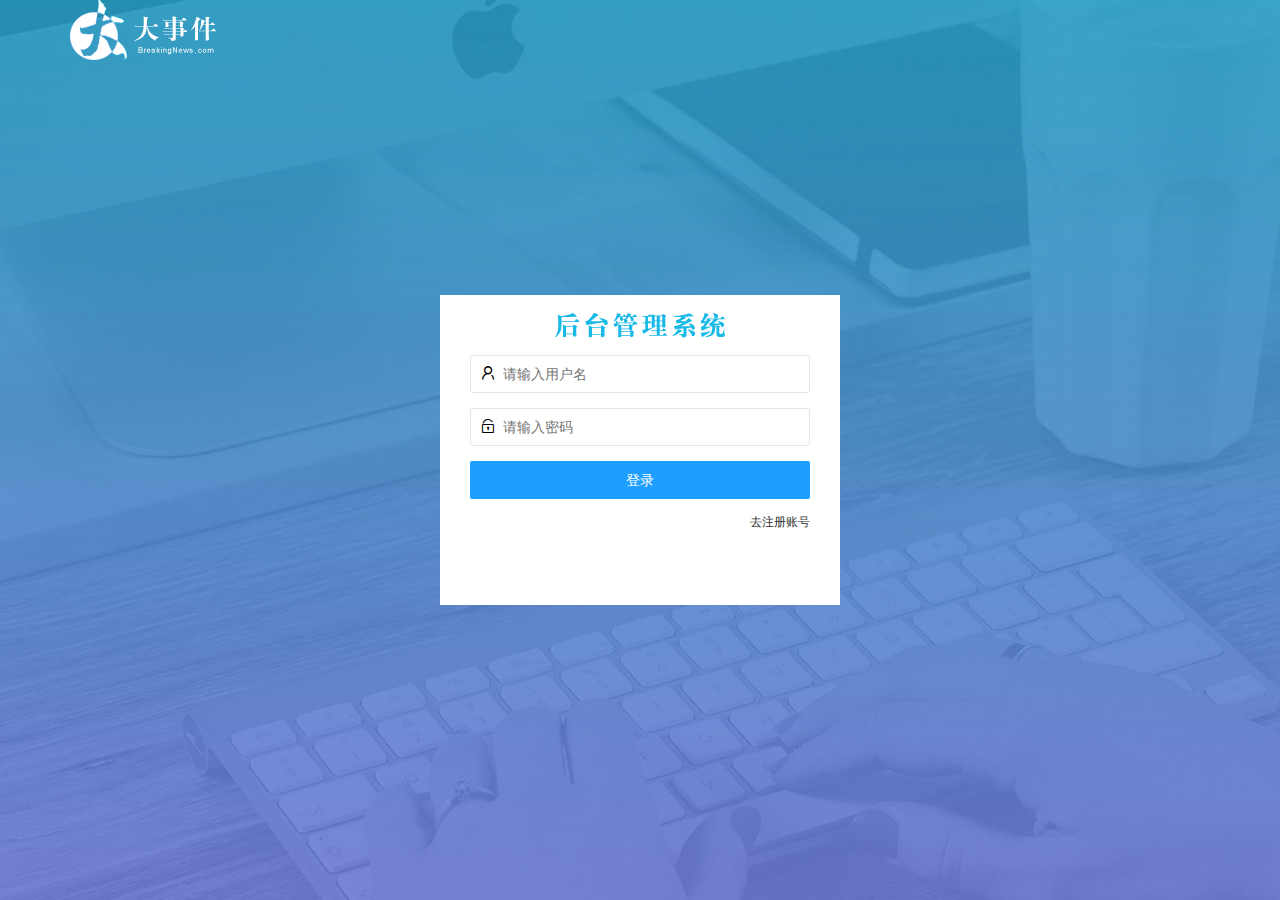
<file: login.html>
<!DOCTYPE html>
<html lang="en">

<head>
    <meta charset="UTF-8">
    <meta name="viewport" content="width=device-width, initial-scale=1.0">
    <title>大事件-登录</title>
    <link rel="stylesheet" href="/assets/lib/layui/css/layui.css">
    <link rel="stylesheet" href="/assets/css/login.css">
</head>

<body>
    <!-- 头部的logo区域 -->
    <div class="layui-main">
        <img src="/assets/images/logo.png" alt="">
    </div>

    <!-- 登录注册区域 -->
    <div class="loginAndRegBox">
        <div class="title-box"></div>
        <!-- 登录的div -->
        <div class="login-box">
            <!-- 登录的表单 -->
            <form class="layui-form" id="form_login">
                <!-- 用户名 -->
                <div class="layui-form-item">
                    <i class="layui-icon layui-icon-username "></i> 
                    <input type="text" name="username" required lay-verify="required" placeholder="请输入用户名"
                        autocomplete="off" class="layui-input">
                </div>
                <!-- 密码 -->
                 
                <div class="layui-form-item">
                    <i class="layui-icon layui-icon-password"></i>
                    <input type="password" name="password" required lay-verify="required|pwd" placeholder="请输入密码"
                        autocomplete="off" class="layui-input">
                </div>
                <!-- 按钮 -->
                <div class="layui-form-item">

                    <button class="layui-btn layui-btn-fluid  layui-btn-normal" lay-submit>登录</button>
                </div>
                <div class="layui-form-item links">
                    <a href="javascript::" id="link_reg">去注册账号</a>
                </div>
            </form>

        </div>

        <!-- 注册的div -->
        <div class="reg-box">
            <!-- 注册的表单 -->
            <form class="layui-form" id="form_reg">
                <!-- 用户名 -->
                <div class="layui-form-item">
                    <i class="layui-icon layui-icon-username "></i> 
                    <input type="text" name="username" required lay-verify="required" placeholder="请输入用户名"
                        autocomplete="off" class="layui-input">
                </div>
                <!-- 密码 -->
                 
                <div class="layui-form-item">
                    <i class="layui-icon layui-icon-password"></i>
                    <input type="password" name="password" required lay-verify="required|pwd" placeholder="请输入密码"
                        autocomplete="off" class="layui-input">
                </div>
                <!-- 密码确认框 -->
                <div class="layui-form-item">
                    <i class="layui-icon layui-icon-password"></i>
                    <input type="password" name="repassword" required lay-verify="required|pwd|repwd" placeholder="再次确认密码"
                        autocomplete="off" class="layui-input">
                </div>
                <!-- 注册按钮 -->
                <div class="layui-form-item">

                    <button class="layui-btn layui-btn-fluid  layui-btn-normal" lay-submit>注册</button>
                </div>
                <div class="layui-form-item links">
                    <a href="javascript::" id="link_login">去登陆</a>
                </div>
            </form>
            
        </div>
    </div>
    <!-- 导入Layui的JS文件 -->
    <script src="/assets/lib/layui/layui.all.js"></script>
    <!-- 导入JQuery -->
    <script src="/assets/lib/jquery.js"></script>
    <!-- 导入自己封装的baseAPI.js -->
    <script src="/assets/js/baseAPI.js"></script>
    <!-- 导入自己的JS脚本 -->
    <script src="/assets/js/login.js"></script>
</body>

</html>
</file>
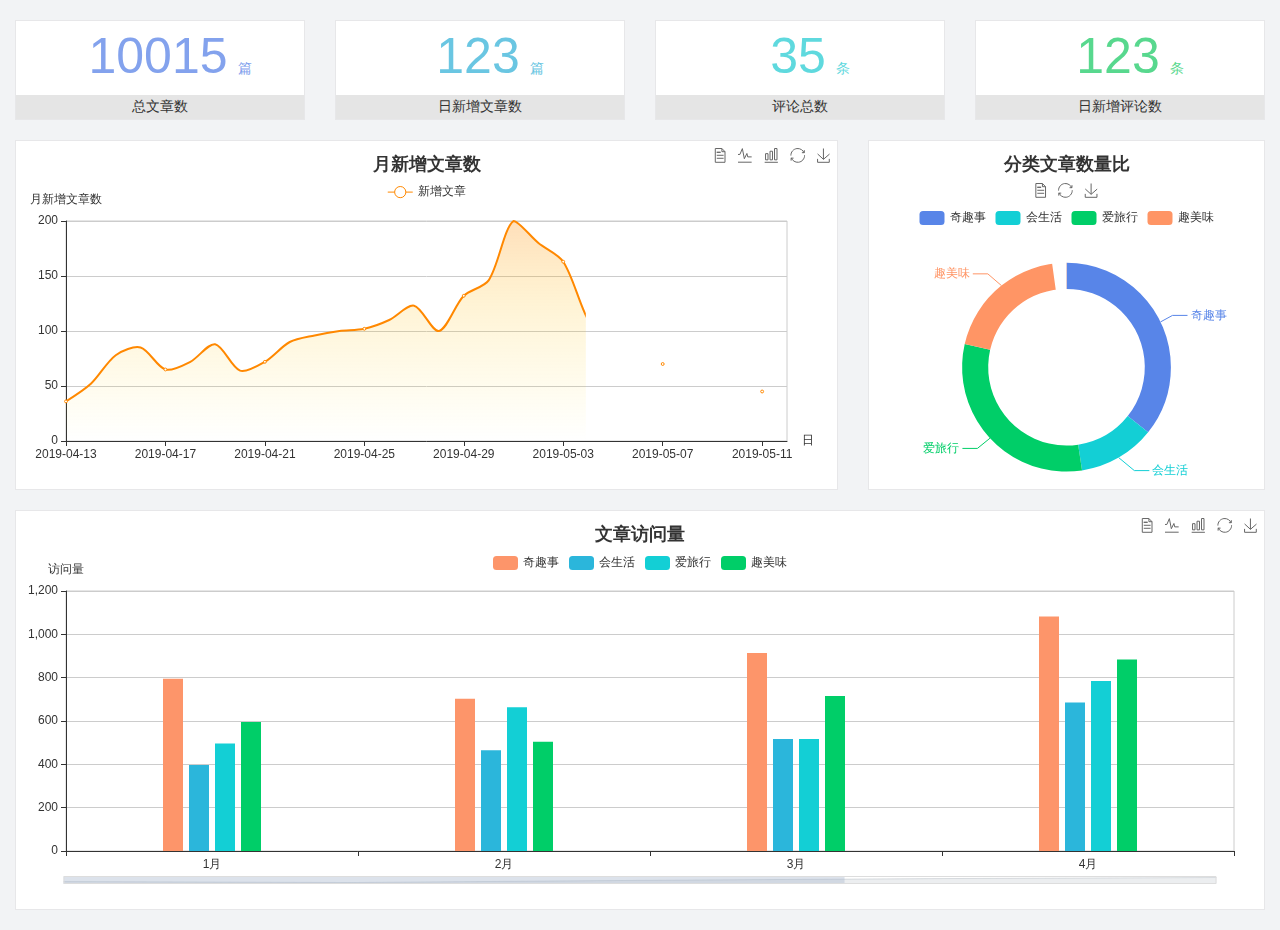
<file: home/dashboard.html>
<!DOCTYPE html>
<html lang="en">

<head>
  <meta charset="UTF-8">
  <meta name="viewport" content="width=device-width, initial-scale=1.0">
  <meta http-equiv="X-UA-Compatible" content="ie=edge">
  <title>图表统计</title>
  <link rel="stylesheet" href="../../assets/lib/bootstrap.css" />
  <link rel="stylesheet" href="../../assets/lib/main.css" />
  <script src="../../assets/lib/jquery.js"></script>
  <script type="text/javascript" src="../../assets/lib/echarts.min.js"></script>
</head>

<body>
  <div class="container-fluid">
    <div class="row spannel_list">
      <div class="col-sm-3 col-xs-6">
        <div class="spannel">
          <em>10015</em><span>篇</span>
          <b>总文章数</b>
        </div>
      </div>
      <div class="col-sm-3 col-xs-6">
        <div class="spannel scolor01">
          <em>123</em><span>篇</span>
          <b>日新增文章数</b>
        </div>
      </div>
      <div class="col-sm-3 col-xs-6">
        <div class="spannel scolor02">
          <em>35</em><span>条</span>
          <b>评论总数</b>
        </div>
      </div>
      <div class="col-sm-3 col-xs-6">
        <div class="spannel scolor03">
          <em>123</em><span>条</span>
          <b>日新增评论数</b>
        </div>
      </div>
    </div>
  </div>

  <div class="container-fluid">
    <div class="row curve-pie">
      <div class="col-lg-8 col-md-8">
        <div class="gragh_pannel" id="curve_show"></div>
      </div>
      <div class="col-lg-4 col-md-4">
        <div class="gragh_pannel" id="pie_show"></div>
      </div>
    </div>
  </div>

  <div class="container-fluid">
    <div class="column_pannel" id="column_show"></div>
  </div>

  <script>
    var oChart = echarts.init(document.getElementById('curve_show'));
    var aList_all = [
      { 'count': 36, 'date': '2019-04-13' },
      { 'count': 52, 'date': '2019-04-14' },
      { 'count': 78, 'date': '2019-04-15' },
      { 'count': 85, 'date': '2019-04-16' },
      { 'count': 65, 'date': '2019-04-17' },
      { 'count': 72, 'date': '2019-04-18' },
      { 'count': 88, 'date': '2019-04-19' },
      { 'count': 64, 'date': '2019-04-20' },
      { 'count': 72, 'date': '2019-04-21' },
      { 'count': 90, 'date': '2019-04-22' },
      { 'count': 96, 'date': '2019-04-23' },
      { 'count': 100, 'date': '2019-04-24' },
      { 'count': 102, 'date': '2019-04-25' },
      { 'count': 110, 'date': '2019-04-26' },
      { 'count': 123, 'date': '2019-04-27' },
      { 'count': 100, 'date': '2019-04-28' },
      { 'count': 132, 'date': '2019-04-29' },
      { 'count': 146, 'date': '2019-04-30' },
      { 'count': 200, 'date': '2019-05-01' },
      { 'count': 180, 'date': '2019-05-02' },
      { 'count': 163, 'date': '2019-05-03' },
      { 'count': 110, 'date': '2019-05-04' },
      { 'count': 80, 'date': '2019-05-05' },
      { 'count': 82, 'date': '2019-05-06' },
      { 'count': 70, 'date': '2019-05-07' },
      { 'count': 65, 'date': '2019-05-08' },
      { 'count': 54, 'date': '2019-05-09' },
      { 'count': 40, 'date': '2019-05-10' },
      { 'count': 45, 'date': '2019-05-11' },
      { 'count': 38, 'date': '2019-05-12' },
    ];

    let aCount = [];
    let aDate = [];

    for (var i = 0; i < aList_all.length; i++) {
      aCount.push(aList_all[i].count);
      aDate.push(aList_all[i].date);
    }

    var chartopt = {
      title: {
        text: '月新增文章数',
        left: 'center',
        top: '10'
      },
      tooltip: {
        trigger: 'axis'
      },
      legend: {
        data: ['新增文章'],
        top: '40'
      },
      toolbox: {
        show: true,
        feature: {
          mark: { show: true },
          dataView: { show: true, readOnly: false },
          magicType: { show: true, type: ['line', 'bar'] },
          restore: { show: true },
          saveAsImage: { show: true }
        }
      },
      calculable: true,
      xAxis: [
        {
          name: '日',
          type: 'category',
          boundaryGap: false,
          data: aDate
        }
      ],
      yAxis: [
        {
          name: '月新增文章数',
          type: 'value'
        }
      ],
      series: [
        {
          name: '新增文章',
          type: 'line',
          smooth: true,
          itemStyle: { normal: { areaStyle: { type: 'default' }, color: '#f80' }, lineStyle: { color: '#f80' } },
          data: aCount
        }],
      areaStyle: {
        normal: {
          color: new echarts.graphic.LinearGradient(0, 0, 0, 1, [{
            offset: 0,
            color: 'rgba(255,136,0,0.39)'
          }, {
            offset: .34,
            color: 'rgba(255,180,0,0.25)'
          }, {
            offset: 1,
            color: 'rgba(255,222,0,0.00)'
          }])

        }
      },
      grid: {
        show: true,
        x: 50,
        x2: 50,
        y: 80,
        height: 220
      }
    };

    oChart.setOption(chartopt);


    var oPie = echarts.init(document.getElementById('pie_show'));
    var oPieopt =
    {
      title: {
        top: 10,
        text: '分类文章数量比',
        x: 'center'
      },
      tooltip: {
        trigger: 'item',
        formatter: "{a} <br/>{b} : {c} ({d}%)"
      },
      color: ['#5885e8', '#13cfd5', '#00ce68', '#ff9565'],
      legend: {
        x: 'center',
        top: 65,
        data: ['奇趣事', '会生活', '爱旅行', '趣美味']
      },
      toolbox: {
        show: true,
        x: 'center',
        top: 35,
        feature: {
          mark: { show: true },
          dataView: { show: true, readOnly: false },
          magicType: {
            show: true,
            type: ['pie', 'funnel'],
            option: {
              funnel: {
                x: '25%',
                width: '50%',
                funnelAlign: 'left',
                max: 1548
              }
            }
          },
          restore: { show: true },
          saveAsImage: { show: true }
        }
      },
      calculable: true,
      series: [
        {
          name: '访问来源',
          type: 'pie',
          radius: ['45%', '60%'],
          center: ['50%', '65%'],
          data: [
            { value: 300, name: '奇趣事' },
            { value: 100, name: '会生活' },
            { value: 260, name: '爱旅行' },
            { value: 180, name: '趣美味' }
          ]
        }
      ]
    };
    oPie.setOption(oPieopt);



    var oColumn = this.echarts.init(document.getElementById('column_show'));
    var oColumnopt =
    {
      title: {
        text: '文章访问量',
        left: 'center',
        top: '10'
      },
      tooltip: {
        trigger: 'axis'
      },
      legend: {
        data: ['奇趣事', '会生活', '爱旅行', '趣美味'],
        top: '40'
      },
      toolbox: {
        show: true,
        feature: {
          mark: { show: true },
          dataView: { show: true, readOnly: false },
          magicType: { show: true, type: ['line', 'bar'] },
          restore: { show: true },
          saveAsImage: { show: true }
        }
      },
      calculable: true,
      xAxis: [
        {
          type: 'category',
          data: ['1月', '2月', '3月', '4月', '5月']
        }
      ],
      yAxis: [
        {
          name: '访问量',
          type: 'value'
        }
      ],
      series: [
        {
          name: '奇趣事',
          type: 'bar',
          barWidth: 20,
          itemStyle: {
            normal: { areaStyle: { type: 'default' }, color: '#fd956a' }
          },
          data: [800, 708, 920, 1090, 1200]
        },
        {
          name: '会生活',
          type: 'bar',
          barWidth: 20,
          itemStyle: {
            normal: { areaStyle: { type: 'default' }, color: '#2bb6db' }
          },
          data: [400, 468, 520, 690, 800]
        },
        {
          name: '爱旅行',
          type: 'bar',
          barWidth: 20,
          itemStyle: {
            normal: { areaStyle: { type: 'default' }, color: '#13cfd5' }
          },
          data: [500, 668, 520, 790, 900]
        },
        {
          name: '趣美味',
          type: 'bar',
          barWidth: 20,
          itemStyle: {
            normal: { areaStyle: { type: 'default' }, color: '#00ce68' }
          },
          data: [600, 508, 720, 890, 1000]
        }
      ],
      grid: {
        show: true,
        x: 50,
        x2: 30,
        y: 80,
        height: 260
      },
      dataZoom: [//给x轴设置滚动条
        {
          start: 0,//默认为0
          end: 100 - 1000 / 31,//默认为100
          type: 'slider',
          show: true,
          xAxisIndex: [0],
          handleSize: 0,//滑动条的 左右2个滑动条的大小
          height: 8,//组件高度
          left: 45, //左边的距离
          right: 50,//右边的距离
          bottom: 26,//右边的距离
          handleColor: '#ddd',//h滑动图标的颜色
          handleStyle: {
            borderColor: "#cacaca",
            borderWidth: "1",
            shadowBlur: 2,
            background: "#ddd",
            shadowColor: "#ddd",
          }
        }]
    };
    oColumn.setOption(oColumnopt);
  </script>
</body>

</html>
</file>
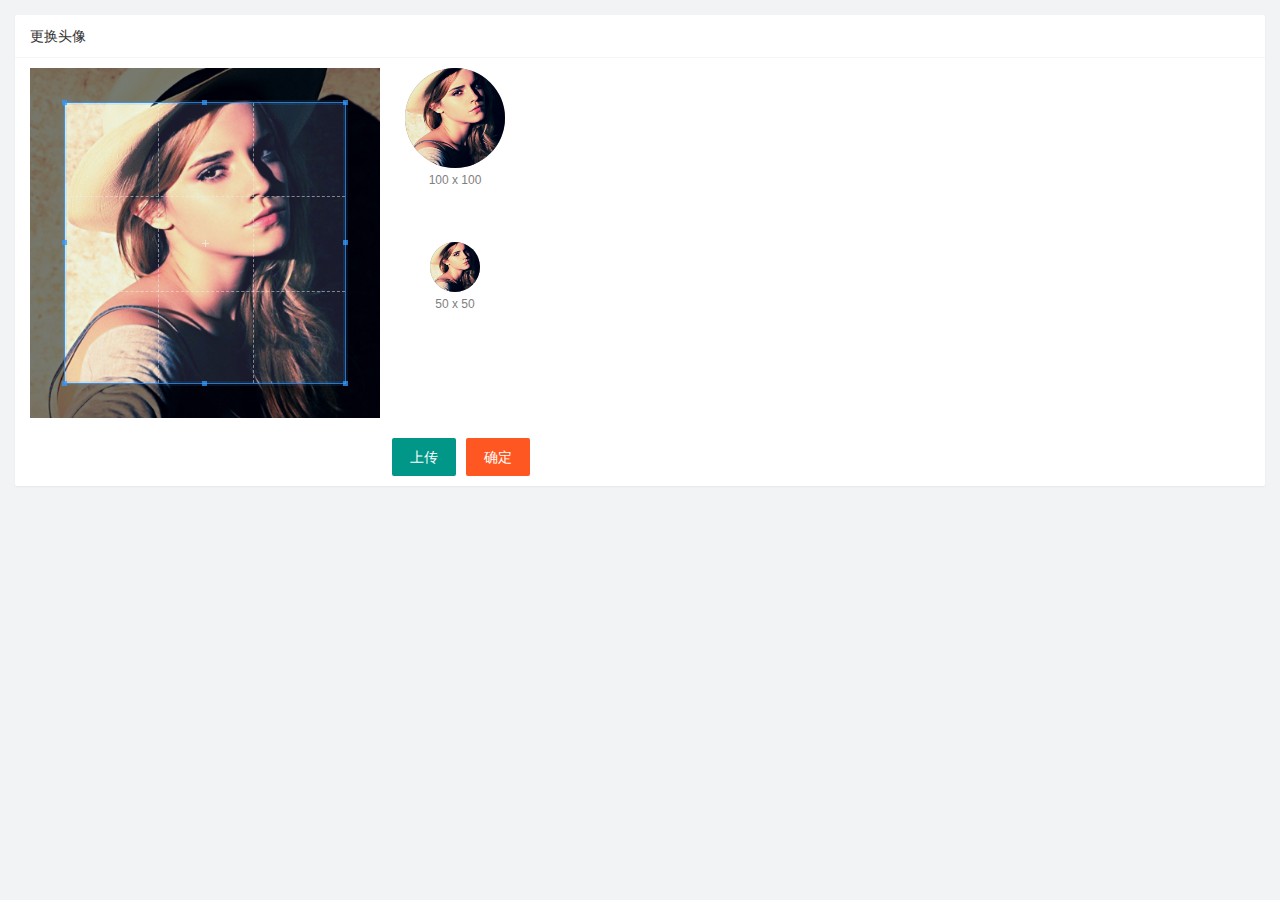
<file: user/user_avatar.html>
<!DOCTYPE html>
<html lang="en">

<head>
    <meta charset="UTF-8">
    <meta name="viewport" content="width=device-width, initial-scale=1.0">
    <title>Document</title>
    <link rel="stylesheet" href="/assets/lib/layui/css/layui.css">
    <link rel="stylesheet" href="/assets/lib/cropper/cropper.css">
    <link rel="stylesheet" href="/assets/css/user/user_avatar.css">
</head>

<body>
    <!-- 卡片区域 -->
    <div class="layui-card">
        <div class="layui-card-header">更换头像</div>
        <div class="layui-card-body">
            <!-- 第一行的图片裁剪和预览区域 -->
            <div class="row1">
                <!-- 图片裁剪区域 -->
                <div class="cropper-box">
                    <!-- 这个 img 标签很重要，将来会把它初始化为裁剪区域 -->
                    <img id="image" src="/assets/images/sample.jpg" />
                </div>
                <!-- 图片的预览区域 -->
                <div class="preview-box">
                    <div>
                        <!-- 宽高为 100px 的预览区域 -->
                        <div class="img-preview w100"></div>
                        <p class="size">100 x 100</p>
                    </div>
                    <div>
                        <!-- 宽高为 50px 的预览区域 -->
                        <div class="img-preview w50"></div>
                        <p class="size">50 x 50</p>
                    </div>
                </div>
            </div>
            <!-- 第二行的按钮区域 -->
            <div class="row2">
                <input type="file" id="file" accept="image/png,image/jpeg">
                <button type="button" class="layui-btn" id="btnChooseImage">上传</button>
                <button type="button" class="layui-btn layui-btn-danger" id="btnUpload">确定</button>
            </div>
        </div>
    </div>


    <script src="/assets/lib/layui/layui.all.js"></script>
    <script src="/assets/lib/jquery.js"></script>
    <script src="/assets/lib/cropper/Cropper.js"></script>
    <script src="/assets/lib/cropper/jquery-cropper.js"></script>
    <script src="/assets/js/user/user_avatar.js"></script>
</body>

</html>
</file>
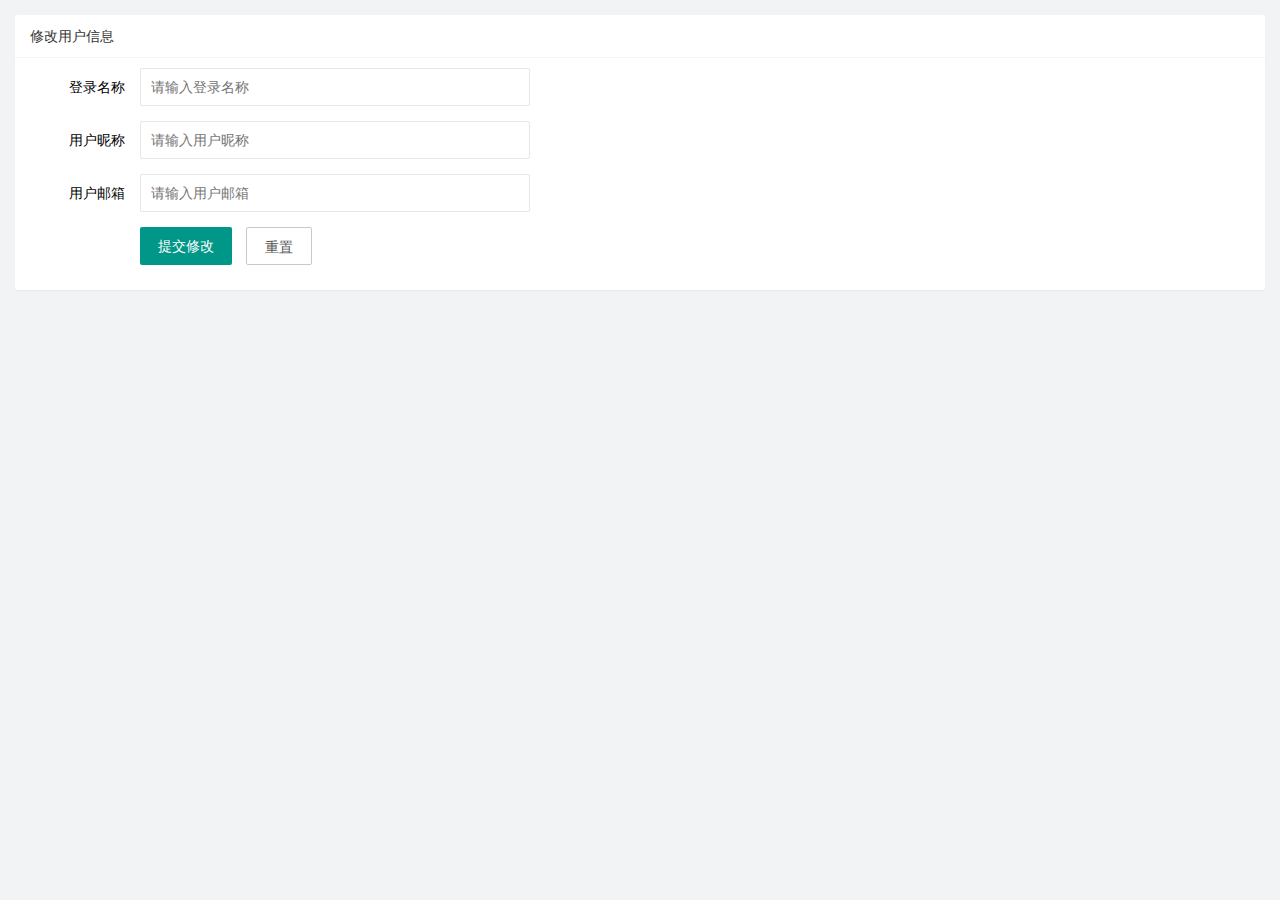
<file: user/user_info.html>
<!DOCTYPE html>
<html lang="en">
<head>
    <meta charset="UTF-8">
    <meta name="viewport" content="width=device-width, initial-scale=1.0">
    <title>Document</title>
    <!-- 导入layui的样式 -->
    <link rel="stylesheet" href="/assets/lib/layui/css/layui.css">
    <!-- 导入自己的样式 -->
    <link rel="stylesheet" href="/assets/css/user/user_info.css">
</head>
<body>
    <!-- 卡片区域 -->
    <div class="layui-card">
        <div class="layui-card-header">修改用户信息</div>
        <div class="layui-card-body">
          <!-- form表单区域 -->
          <form class="layui-form" action="" lay-filter="formUserInfo">
              <!-- 这是隐藏域 -->
              <input type="hidden" name="id">
            <div class="layui-form-item">
              <label class="layui-form-label">登录名称</label>
              <div class="layui-input-block">
                <input type="text" name="username" required  lay-verify="required|nikename" placeholder="请输入登录名称" autocomplete="off" class="layui-input" readonly>
              </div>
            </div>
            <div class="layui-form-item">
                <label class="layui-form-label">用户昵称</label>
                <div class="layui-input-block">
                  <input type="text" name="nikename" required  lay-verify="required|email" placeholder="请输入用户昵称" autocomplete="off" class="layui-input">
                </div>
              </div>
              <div class="layui-form-item">
                <label class="layui-form-label">用户邮箱</label>
                <div class="layui-input-block">
                  <input type="text" name="email" required  lay-verify="required" placeholder="请输入用户邮箱" autocomplete="off" class="layui-input">
                </div>
              </div>
              <div class="layui-form-item">
                <div class="layui-input-block">
                  <button class="layui-btn" lay-submit lay-filter="formDemo">提交修改</button>
                  <button type="reset" class="layui-btn layui-btn-primary" id="btnReset">重置</button>
                </div>
              </div>
        </form>
        </div>
      </div>
      <!-- 导入layui的js文件 -->
      <script src="/assets/lib/layui/layui.all.js"></script>
      <!-- 导入jquery -->
      <script src="/assets/lib/jquery.js"></script>
      <!-- 导入baseAPI -->
      <script src="/assets/js/baseAPI.js"></script>
      <!-- 导入自己的Js -->
      <script src="/assets/js/user/user_info.js"></script>
</body>
</html>
</file>
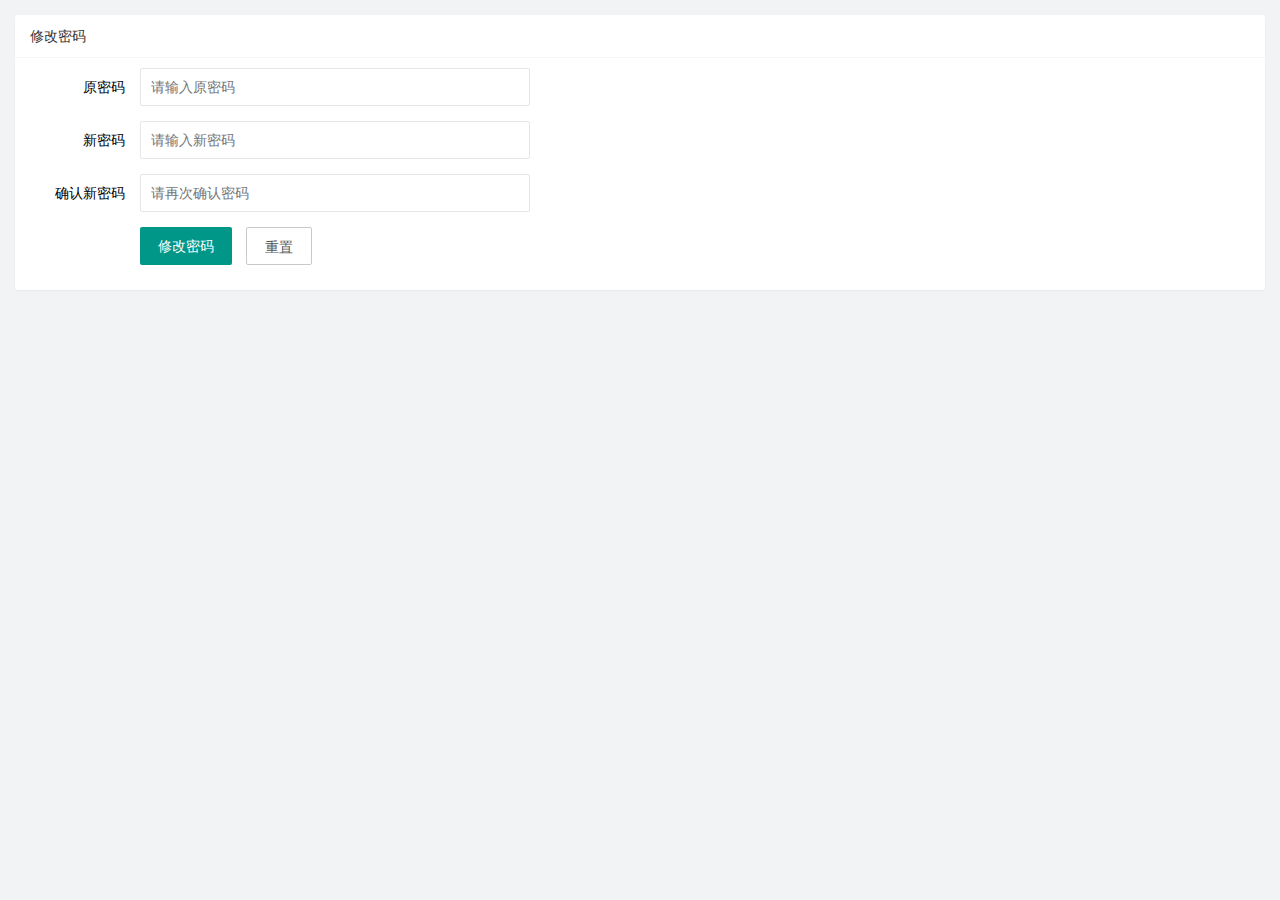
<file: user/user_pwd.html>
<!DOCTYPE html>
<html lang="en">
<head>
    <meta charset="UTF-8">
    <meta name="viewport" content="width=device-width, initial-scale=1.0">
    <title>Document</title>
    <link rel="stylesheet" href="/assets/lib/layui/css/layui.css">
    <link rel="stylesheet" href="/assets/css/user/user_pwd.css">
</head>
<body>
    <!-- 卡片区域 -->
    <div class="layui-card">
        <div class="layui-card-header">修改密码</div>
        <div class="layui-card-body">
            <form class="layui-form">
                <div class="layui-form-item">
                  <label class="layui-form-label">原密码</label>
                  <div class="layui-input-block">
                    <input type="password" name="oldpwd" required  lay-verify="required|pwd" placeholder="请输入原密码" autocomplete="off" class="layui-input">
                  </div>
                </div>
                <div class="layui-form-item">
                    <label class="layui-form-label">新密码</label>
                    <div class="layui-input-block">
                      <input type="password" name="newPwd" required  lay-verify="required|pwd" placeholder="请输入新密码" autocomplete="off" class="layui-input">
                    </div>
                  </div>
                  <div class="layui-form-item">
                    <label class="layui-form-label">确认新密码</label>
                    <div class="layui-input-block">
                      <input type="text" name="rePwd" required  lay-verify="required|pwd" placeholder="请再次确认密码" autocomplete="off" class="layui-input">
                    </div>
                  </div>
                  <div class="layui-form-item">
                    <div class="layui-input-block">
                      <button class="layui-btn" lay-submit lay-filter="formDemo">修改密码</button>
                      <button type="reset" class="layui-btn layui-btn-primary">重置</button>
                    </div>
                  </div>
            </form>
        </div>
      </div>

      <!-- 导入layui的Js文件 -->
      <script src="/assets/lib/layui/layui.all.js"></script>
      <!-- 导入jqury -->
      <script src="/assets/lib/jquery.js"></script>
      <!-- 导入baseAPI -->
      <script src="/assets/js/baseAPI.js"></script>
      <!-- 导入自己的Js -->
      <script src="/assets/js/user/user_pwd.js"></script>
</body>
</html>
</file>
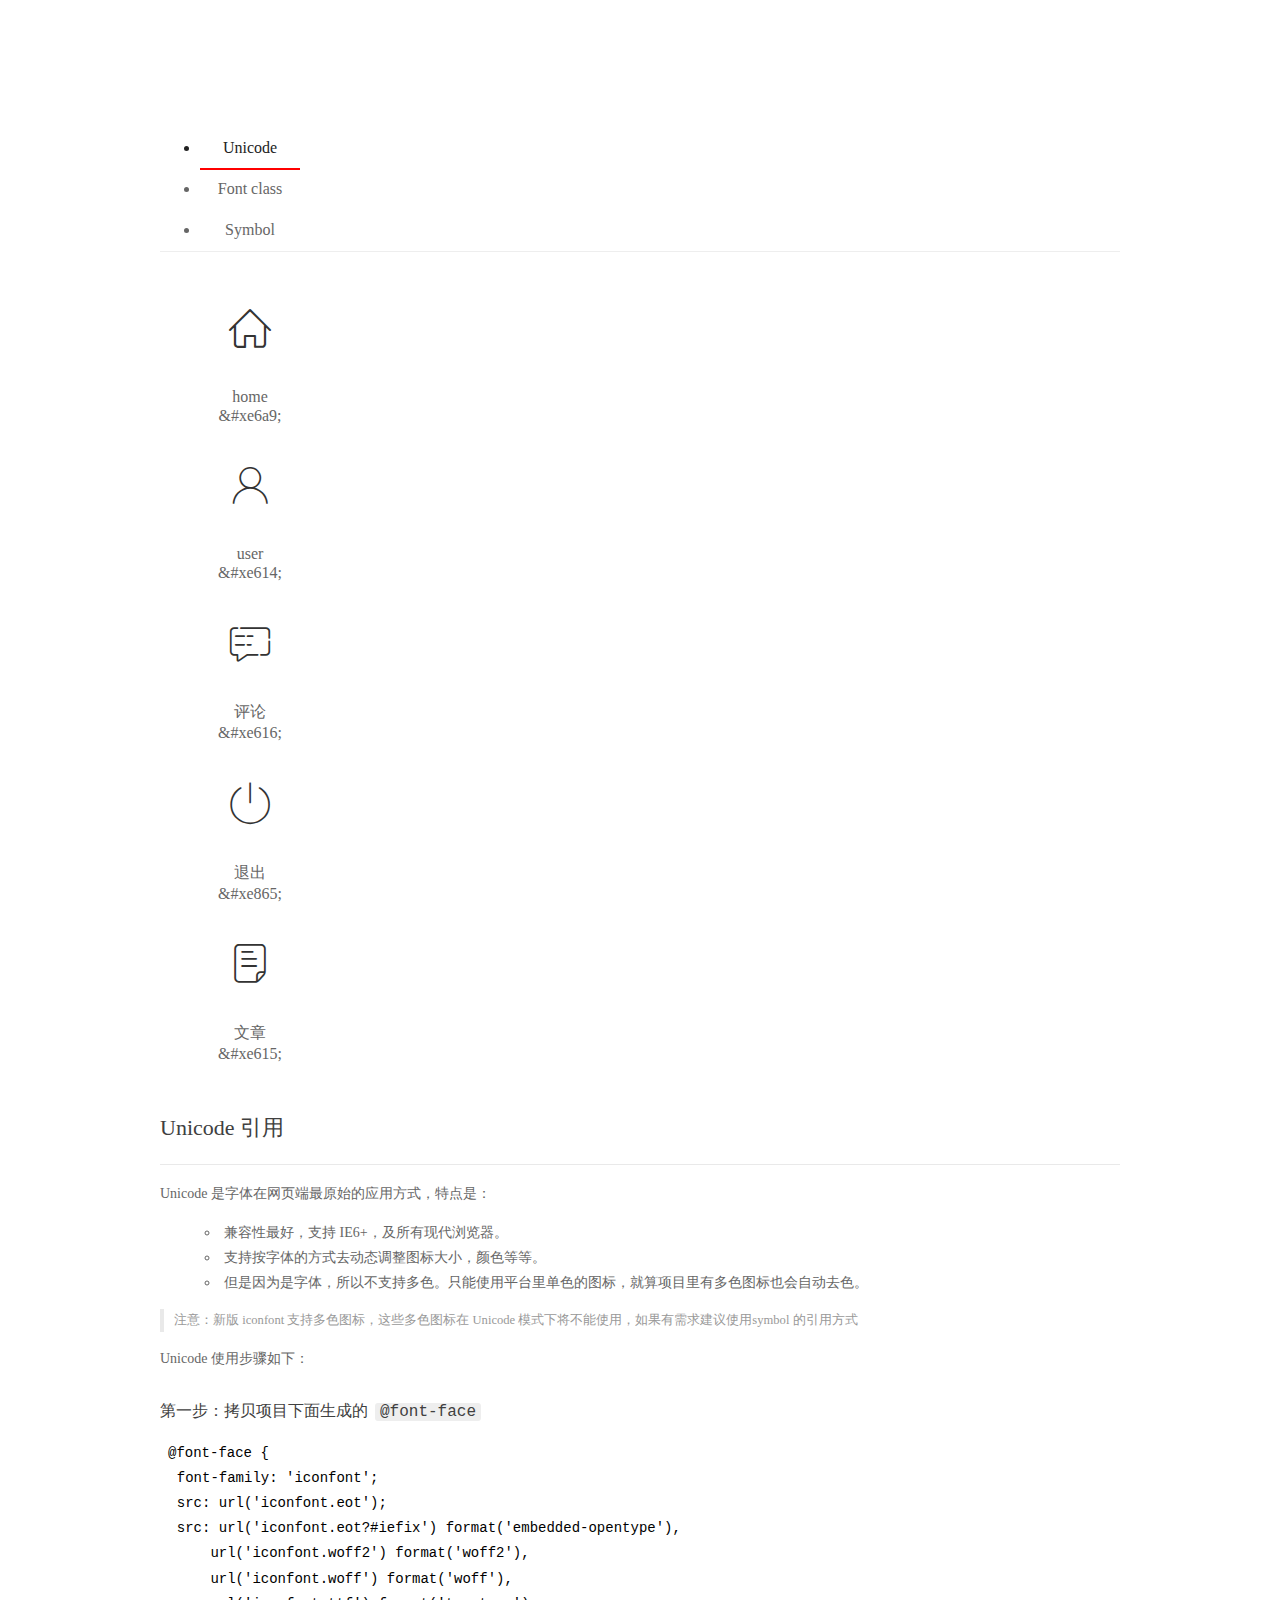
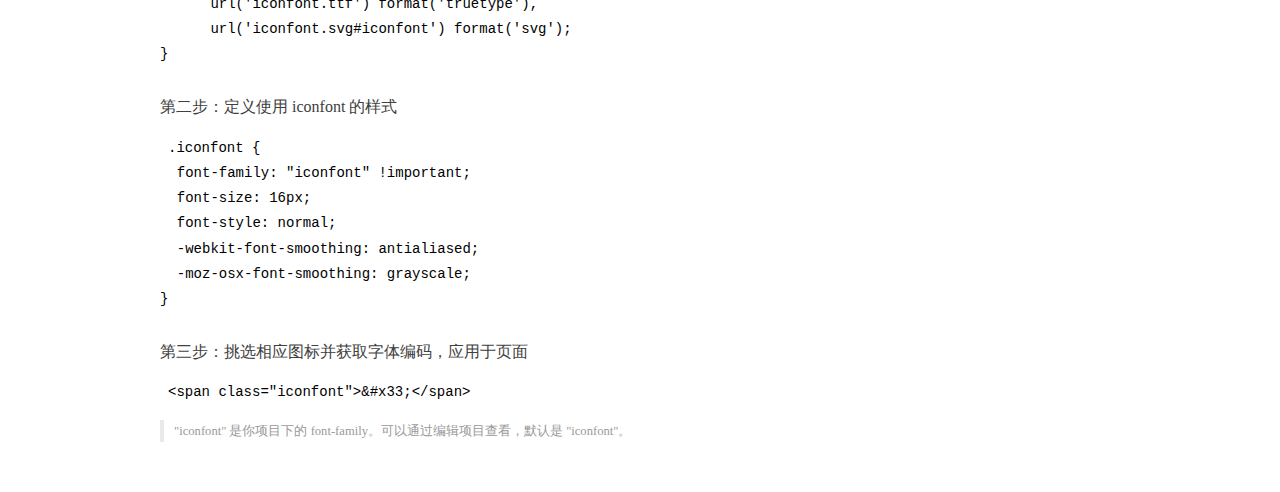
<file: assets/fonts/demo_index.html>
<!DOCTYPE html>
<html>
<head>
  <meta charset="utf-8"/>
  <title>IconFont Demo</title>
  <link rel="shortcut icon" href="https://gtms04.alicdn.com/tps/i4/TB1_oz6GVXXXXaFXpXXJDFnIXXX-64-64.ico" type="image/x-icon"/>
  <link rel="stylesheet" href="https://g.alicdn.com/thx/cube/1.3.2/cube.min.css">
  <link rel="stylesheet" href="demo.css">
  <link rel="stylesheet" href="iconfont.css">
  <script src="iconfont.js"></script>
  <!-- jQuery -->
  <script src="https://a1.alicdn.com/oss/uploads/2018/12/26/7bfddb60-08e8-11e9-9b04-53e73bb6408b.js"></script>
  <!-- 代码高亮 -->
  <script src="https://a1.alicdn.com/oss/uploads/2018/12/26/a3f714d0-08e6-11e9-8a15-ebf944d7534c.js"></script>
</head>
<body>
  <div class="main">
    <h1 class="logo"><a href="https://www.iconfont.cn/" title="iconfont 首页" target="_blank">&#xe86b;</a></h1>
    <div class="nav-tabs">
      <ul id="tabs" class="dib-box">
        <li class="dib active"><span>Unicode</span></li>
        <li class="dib"><span>Font class</span></li>
        <li class="dib"><span>Symbol</span></li>
      </ul>
      
    </div>
    <div class="tab-container">
      <div class="content unicode" style="display: block;">
          <ul class="icon_lists dib-box">
          
            <li class="dib">
              <span class="icon iconfont">&#xe6a9;</span>
                <div class="name">home</div>
                <div class="code-name">&amp;#xe6a9;</div>
              </li>
          
            <li class="dib">
              <span class="icon iconfont">&#xe614;</span>
                <div class="name">user</div>
                <div class="code-name">&amp;#xe614;</div>
              </li>
          
            <li class="dib">
              <span class="icon iconfont">&#xe616;</span>
                <div class="name">评论</div>
                <div class="code-name">&amp;#xe616;</div>
              </li>
          
            <li class="dib">
              <span class="icon iconfont">&#xe865;</span>
                <div class="name">退出</div>
                <div class="code-name">&amp;#xe865;</div>
              </li>
          
            <li class="dib">
              <span class="icon iconfont">&#xe615;</span>
                <div class="name">文章</div>
                <div class="code-name">&amp;#xe615;</div>
              </li>
          
          </ul>
          <div class="article markdown">
          <h2 id="unicode-">Unicode 引用</h2>
          <hr>

          <p>Unicode 是字体在网页端最原始的应用方式，特点是：</p>
          <ul>
            <li>兼容性最好，支持 IE6+，及所有现代浏览器。</li>
            <li>支持按字体的方式去动态调整图标大小，颜色等等。</li>
            <li>但是因为是字体，所以不支持多色。只能使用平台里单色的图标，就算项目里有多色图标也会自动去色。</li>
          </ul>
          <blockquote>
            <p>注意：新版 iconfont 支持多色图标，这些多色图标在 Unicode 模式下将不能使用，如果有需求建议使用symbol 的引用方式</p>
          </blockquote>
          <p>Unicode 使用步骤如下：</p>
          <h3 id="-font-face">第一步：拷贝项目下面生成的 <code>@font-face</code></h3>
<pre><code class="language-css"
>@font-face {
  font-family: 'iconfont';
  src: url('iconfont.eot');
  src: url('iconfont.eot?#iefix') format('embedded-opentype'),
      url('iconfont.woff2') format('woff2'),
      url('iconfont.woff') format('woff'),
      url('iconfont.ttf') format('truetype'),
      url('iconfont.svg#iconfont') format('svg');
}
</code></pre>
          <h3 id="-iconfont-">第二步：定义使用 iconfont 的样式</h3>
<pre><code class="language-css"
>.iconfont {
  font-family: "iconfont" !important;
  font-size: 16px;
  font-style: normal;
  -webkit-font-smoothing: antialiased;
  -moz-osx-font-smoothing: grayscale;
}
</code></pre>
          <h3 id="-">第三步：挑选相应图标并获取字体编码，应用于页面</h3>
<pre>
<code class="language-html"
>&lt;span class="iconfont"&gt;&amp;#x33;&lt;/span&gt;
</code></pre>
          <blockquote>
            <p>"iconfont" 是你项目下的 font-family。可以通过编辑项目查看，默认是 "iconfont"。</p>
          </blockquote>
          </div>
      </div>
      <div class="content font-class">
        <ul class="icon_lists dib-box">
          
          <li class="dib">
            <span class="icon iconfont icon-home"></span>
            <div class="name">
              home
            </div>
            <div class="code-name">.icon-home
            </div>
          </li>
          
          <li class="dib">
            <span class="icon iconfont icon-user"></span>
            <div class="name">
              user
            </div>
            <div class="code-name">.icon-user
            </div>
          </li>
          
          <li class="dib">
            <span class="icon iconfont icon-pinglun"></span>
            <div class="name">
              评论
            </div>
            <div class="code-name">.icon-pinglun
            </div>
          </li>
          
          <li class="dib">
            <span class="icon iconfont icon-tuichu"></span>
            <div class="name">
              退出
            </div>
            <div class="code-name">.icon-tuichu
            </div>
          </li>
          
          <li class="dib">
            <span class="icon iconfont icon-16"></span>
            <div class="name">
              文章
            </div>
            <div class="code-name">.icon-16
            </div>
          </li>
          
        </ul>
        <div class="article markdown">
        <h2 id="font-class-">font-class 引用</h2>
        <hr>

        <p>font-class 是 Unicode 使用方式的一种变种，主要是解决 Unicode 书写不直观，语意不明确的问题。</p>
        <p>与 Unicode 使用方式相比，具有如下特点：</p>
        <ul>
          <li>兼容性良好，支持 IE8+，及所有现代浏览器。</li>
          <li>相比于 Unicode 语意明确，书写更直观。可以很容易分辨这个 icon 是什么。</li>
          <li>因为使用 class 来定义图标，所以当要替换图标时，只需要修改 class 里面的 Unicode 引用。</li>
          <li>不过因为本质上还是使用的字体，所以多色图标还是不支持的。</li>
        </ul>
        <p>使用步骤如下：</p>
        <h3 id="-fontclass-">第一步：引入项目下面生成的 fontclass 代码：</h3>
<pre><code class="language-html">&lt;link rel="stylesheet" href="./iconfont.css"&gt;
</code></pre>
        <h3 id="-">第二步：挑选相应图标并获取类名，应用于页面：</h3>
<pre><code class="language-html">&lt;span class="iconfont icon-xxx"&gt;&lt;/span&gt;
</code></pre>
        <blockquote>
          <p>"
            iconfont" 是你项目下的 font-family。可以通过编辑项目查看，默认是 "iconfont"。</p>
        </blockquote>
      </div>
      </div>
      <div class="content symbol">
          <ul class="icon_lists dib-box">
          
            <li class="dib">
                <svg class="icon svg-icon" aria-hidden="true">
                  <use xlink:href="#icon-home"></use>
                </svg>
                <div class="name">home</div>
                <div class="code-name">#icon-home</div>
            </li>
          
            <li class="dib">
                <svg class="icon svg-icon" aria-hidden="true">
                  <use xlink:href="#icon-user"></use>
                </svg>
                <div class="name">user</div>
                <div class="code-name">#icon-user</div>
            </li>
          
            <li class="dib">
                <svg class="icon svg-icon" aria-hidden="true">
                  <use xlink:href="#icon-pinglun"></use>
                </svg>
                <div class="name">评论</div>
                <div class="code-name">#icon-pinglun</div>
            </li>
          
            <li class="dib">
                <svg class="icon svg-icon" aria-hidden="true">
                  <use xlink:href="#icon-tuichu"></use>
                </svg>
                <div class="name">退出</div>
                <div class="code-name">#icon-tuichu</div>
            </li>
          
            <li class="dib">
                <svg class="icon svg-icon" aria-hidden="true">
                  <use xlink:href="#icon-16"></use>
                </svg>
                <div class="name">文章</div>
                <div class="code-name">#icon-16</div>
            </li>
          
          </ul>
          <div class="article markdown">
          <h2 id="symbol-">Symbol 引用</h2>
          <hr>

          <p>这是一种全新的使用方式，应该说这才是未来的主流，也是平台目前推荐的用法。相关介绍可以参考这篇<a href="">文章</a>
            这种用法其实是做了一个 SVG 的集合，与另外两种相比具有如下特点：</p>
          <ul>
            <li>支持多色图标了，不再受单色限制。</li>
            <li>通过一些技巧，支持像字体那样，通过 <code>font-size</code>, <code>color</code> 来调整样式。</li>
            <li>兼容性较差，支持 IE9+，及现代浏览器。</li>
            <li>浏览器渲染 SVG 的性能一般，还不如 png。</li>
          </ul>
          <p>使用步骤如下：</p>
          <h3 id="-symbol-">第一步：引入项目下面生成的 symbol 代码：</h3>
<pre><code class="language-html">&lt;script src="./iconfont.js"&gt;&lt;/script&gt;
</code></pre>
          <h3 id="-css-">第二步：加入通用 CSS 代码（引入一次就行）：</h3>
<pre><code class="language-html">&lt;style&gt;
.icon {
  width: 1em;
  height: 1em;
  vertical-align: -0.15em;
  fill: currentColor;
  overflow: hidden;
}
&lt;/style&gt;
</code></pre>
          <h3 id="-">第三步：挑选相应图标并获取类名，应用于页面：</h3>
<pre><code class="language-html">&lt;svg class="icon" aria-hidden="true"&gt;
  &lt;use xlink:href="#icon-xxx"&gt;&lt;/use&gt;
&lt;/svg&gt;
</code></pre>
          </div>
      </div>

    </div>
  </div>
  <script>
  $(document).ready(function () {
      $('.tab-container .content:first').show()

      $('#tabs li').click(function (e) {
        var tabContent = $('.tab-container .content')
        var index = $(this).index()

        if ($(this).hasClass('active')) {
          return
        } else {
          $('#tabs li').removeClass('active')
          $(this).addClass('active')

          tabContent.hide().eq(index).fadeIn()
        }
      })
    })
  </script>
</body>
</html>
</file>
<file: assets/lib/layui/css/layui.css>
/** layui-v2.5.5 MIT License By https://www.layui.com */
 .layui-inline,img{display:inline-block;vertical-align:middle}h1,h2,h3,h4,h5,h6{font-weight:400}.layui-edge,.layui-header,.layui-inline,.layui-main{position:relative}.layui-body,.layui-edge,.layui-elip{overflow:hidden}.layui-btn,.layui-edge,.layui-inline,img{vertical-align:middle}.layui-btn,.layui-disabled,.layui-icon,.layui-unselect{-moz-user-select:none;-webkit-user-select:none;-ms-user-select:none}.layui-elip,.layui-form-checkbox span,.layui-form-pane .layui-form-label{text-overflow:ellipsis;white-space:nowrap}.layui-breadcrumb,.layui-tree-btnGroup{visibility:hidden}blockquote,body,button,dd,div,dl,dt,form,h1,h2,h3,h4,h5,h6,input,li,ol,p,pre,td,textarea,th,ul{margin:0;padding:0;-webkit-tap-highlight-color:rgba(0,0,0,0)}a:active,a:hover{outline:0}img{border:none}li{list-style:none}table{border-collapse:collapse;border-spacing:0}h4,h5,h6{font-size:100%}button,input,optgroup,option,select,textarea{font-family:inherit;font-size:inherit;font-style:inherit;font-weight:inherit;outline:0}pre{white-space:pre-wrap;white-space:-moz-pre-wrap;white-space:-pre-wrap;white-space:-o-pre-wrap;word-wrap:break-word}body{line-height:24px;font:14px Helvetica Neue,Helvetica,PingFang SC,Tahoma,Arial,sans-serif}hr{height:1px;margin:10px 0;border:0;clear:both}a{color:#333;text-decoration:none}a:hover{color:#777}a cite{font-style:normal;*cursor:pointer}.layui-border-box,.layui-border-box *{box-sizing:border-box}.layui-box,.layui-box *{box-sizing:content-box}.layui-clear{clear:both;*zoom:1}.layui-clear:after{content:'\20';clear:both;*zoom:1;display:block;height:0}.layui-inline{*display:inline;*zoom:1}.layui-edge{display:inline-block;width:0;height:0;border-width:6px;border-style:dashed;border-color:transparent}.layui-edge-top{top:-4px;border-bottom-color:#999;border-bottom-style:solid}.layui-edge-right{border-left-color:#999;border-left-style:solid}.layui-edge-bottom{top:2px;border-top-color:#999;border-top-style:solid}.layui-edge-left{border-right-color:#999;border-right-style:solid}.layui-disabled,.layui-disabled:hover{color:#d2d2d2!important;cursor:not-allowed!important}.layui-circle{border-radius:100%}.layui-show{display:block!important}.layui-hide{display:none!important}@font-face{font-family:layui-icon;src:url(../font/iconfont.eot?v=250);src:url(../font/iconfont.eot?v=250#iefix) format('embedded-opentype'),url(../font/iconfont.woff2?v=250) format('woff2'),url(../font/iconfont.woff?v=250) format('woff'),url(../font/iconfont.ttf?v=250) format('truetype'),url(../font/iconfont.svg?v=250#layui-icon) format('svg')}.layui-icon{font-family:layui-icon!important;font-size:16px;font-style:normal;-webkit-font-smoothing:antialiased;-moz-osx-font-smoothing:grayscale}.layui-icon-reply-fill:before{content:"\e611"}.layui-icon-set-fill:before{content:"\e614"}.layui-icon-menu-fill:before{content:"\e60f"}.layui-icon-search:before{content:"\e615"}.layui-icon-share:before{content:"\e641"}.layui-icon-set-sm:before{content:"\e620"}.layui-icon-engine:before{content:"\e628"}.layui-icon-close:before{content:"\1006"}.layui-icon-close-fill:before{content:"\1007"}.layui-icon-chart-screen:before{content:"\e629"}.layui-icon-star:before{content:"\e600"}.layui-icon-circle-dot:before{content:"\e617"}.layui-icon-chat:before{content:"\e606"}.layui-icon-release:before{content:"\e609"}.layui-icon-list:before{content:"\e60a"}.layui-icon-chart:before{content:"\e62c"}.layui-icon-ok-circle:before{content:"\1005"}.layui-icon-layim-theme:before{content:"\e61b"}.layui-icon-table:before{content:"\e62d"}.layui-icon-right:before{content:"\e602"}.layui-icon-left:before{content:"\e603"}.layui-icon-cart-simple:before{content:"\e698"}.layui-icon-face-cry:before{content:"\e69c"}.layui-icon-face-smile:before{content:"\e6af"}.layui-icon-survey:before{content:"\e6b2"}.layui-icon-tree:before{content:"\e62e"}.layui-icon-upload-circle:before{content:"\e62f"}.layui-icon-add-circle:before{content:"\e61f"}.layui-icon-download-circle:before{content:"\e601"}.layui-icon-templeate-1:before{content:"\e630"}.layui-icon-util:before{content:"\e631"}.layui-icon-face-surprised:before{content:"\e664"}.layui-icon-edit:before{content:"\e642"}.layui-icon-speaker:before{content:"\e645"}.layui-icon-down:before{content:"\e61a"}.layui-icon-file:before{content:"\e621"}.layui-icon-layouts:before{content:"\e632"}.layui-icon-rate-half:before{content:"\e6c9"}.layui-icon-add-circle-fine:before{content:"\e608"}.layui-icon-prev-circle:before{content:"\e633"}.layui-icon-read:before{content:"\e705"}.layui-icon-404:before{content:"\e61c"}.layui-icon-carousel:before{content:"\e634"}.layui-icon-help:before{content:"\e607"}.layui-icon-code-circle:before{content:"\e635"}.layui-icon-water:before{content:"\e636"}.layui-icon-username:before{content:"\e66f"}.layui-icon-find-fill:before{content:"\e670"}.layui-icon-about:before{content:"\e60b"}.layui-icon-location:before{content:"\e715"}.layui-icon-up:before{content:"\e619"}.layui-icon-pause:before{content:"\e651"}.layui-icon-date:before{content:"\e637"}.layui-icon-layim-uploadfile:before{content:"\e61d"}.layui-icon-delete:before{content:"\e640"}.layui-icon-play:before{content:"\e652"}.layui-icon-top:before{content:"\e604"}.layui-icon-friends:before{content:"\e612"}.layui-icon-refresh-3:before{content:"\e9aa"}.layui-icon-ok:before{content:"\e605"}.layui-icon-layer:before{content:"\e638"}.layui-icon-face-smile-fine:before{content:"\e60c"}.layui-icon-dollar:before{content:"\e659"}.layui-icon-group:before{content:"\e613"}.layui-icon-layim-download:before{content:"\e61e"}.layui-icon-picture-fine:before{content:"\e60d"}.layui-icon-link:before{content:"\e64c"}.layui-icon-diamond:before{content:"\e735"}.layui-icon-log:before{content:"\e60e"}.layui-icon-rate-solid:before{content:"\e67a"}.layui-icon-fonts-del:before{content:"\e64f"}.layui-icon-unlink:before{content:"\e64d"}.layui-icon-fonts-clear:before{content:"\e639"}.layui-icon-triangle-r:before{content:"\e623"}.layui-icon-circle:before{content:"\e63f"}.layui-icon-radio:before{content:"\e643"}.layui-icon-align-center:before{content:"\e647"}.layui-icon-align-right:before{content:"\e648"}.layui-icon-align-left:before{content:"\e649"}.layui-icon-loading-1:before{content:"\e63e"}.layui-icon-return:before{content:"\e65c"}.layui-icon-fonts-strong:before{content:"\e62b"}.layui-icon-upload:before{content:"\e67c"}.layui-icon-dialogue:before{content:"\e63a"}.layui-icon-video:before{content:"\e6ed"}.layui-icon-headset:before{content:"\e6fc"}.layui-icon-cellphone-fine:before{content:"\e63b"}.layui-icon-add-1:before{content:"\e654"}.layui-icon-face-smile-b:before{content:"\e650"}.layui-icon-fonts-html:before{content:"\e64b"}.layui-icon-form:before{content:"\e63c"}.layui-icon-cart:before{content:"\e657"}.layui-icon-camera-fill:before{content:"\e65d"}.layui-icon-tabs:before{content:"\e62a"}.layui-icon-fonts-code:before{content:"\e64e"}.layui-icon-fire:before{content:"\e756"}.layui-icon-set:before{content:"\e716"}.layui-icon-fonts-u:before{content:"\e646"}.layui-icon-triangle-d:before{content:"\e625"}.layui-icon-tips:before{content:"\e702"}.layui-icon-picture:before{content:"\e64a"}.layui-icon-more-vertical:before{content:"\e671"}.layui-icon-flag:before{content:"\e66c"}.layui-icon-loading:before{content:"\e63d"}.layui-icon-fonts-i:before{content:"\e644"}.layui-icon-refresh-1:before{content:"\e666"}.layui-icon-rmb:before{content:"\e65e"}.layui-icon-home:before{content:"\e68e"}.layui-icon-user:before{content:"\e770"}.layui-icon-notice:before{content:"\e667"}.layui-icon-login-weibo:before{content:"\e675"}.layui-icon-voice:before{content:"\e688"}.layui-icon-upload-drag:before{content:"\e681"}.layui-icon-login-qq:before{content:"\e676"}.layui-icon-snowflake:before{content:"\e6b1"}.layui-icon-file-b:before{content:"\e655"}.layui-icon-template:before{content:"\e663"}.layui-icon-auz:before{content:"\e672"}.layui-icon-console:before{content:"\e665"}.layui-icon-app:before{content:"\e653"}.layui-icon-prev:before{content:"\e65a"}.layui-icon-website:before{content:"\e7ae"}.layui-icon-next:before{content:"\e65b"}.layui-icon-component:before{content:"\e857"}.layui-icon-more:before{content:"\e65f"}.layui-icon-login-wechat:before{content:"\e677"}.layui-icon-shrink-right:before{content:"\e668"}.layui-icon-spread-left:before{content:"\e66b"}.layui-icon-camera:before{content:"\e660"}.layui-icon-note:before{content:"\e66e"}.layui-icon-refresh:before{content:"\e669"}.layui-icon-female:before{content:"\e661"}.layui-icon-male:before{content:"\e662"}.layui-icon-password:before{content:"\e673"}.layui-icon-senior:before{content:"\e674"}.layui-icon-theme:before{content:"\e66a"}.layui-icon-tread:before{content:"\e6c5"}.layui-icon-praise:before{content:"\e6c6"}.layui-icon-star-fill:before{content:"\e658"}.layui-icon-rate:before{content:"\e67b"}.layui-icon-template-1:before{content:"\e656"}.layui-icon-vercode:before{content:"\e679"}.layui-icon-cellphone:before{content:"\e678"}.layui-icon-screen-full:before{content:"\e622"}.layui-icon-screen-restore:before{content:"\e758"}.layui-icon-cols:before{content:"\e610"}.layui-icon-export:before{content:"\e67d"}.layui-icon-print:before{content:"\e66d"}.layui-icon-slider:before{content:"\e714"}.layui-icon-addition:before{content:"\e624"}.layui-icon-subtraction:before{content:"\e67e"}.layui-icon-service:before{content:"\e626"}.layui-icon-transfer:before{content:"\e691"}.layui-main{width:1140px;margin:0 auto}.layui-header{z-index:1000;height:60px}.layui-header a:hover{transition:all .5s;-webkit-transition:all .5s}.layui-side{position:fixed;left:0;top:0;bottom:0;z-index:999;width:200px;overflow-x:hidden}.layui-side-scroll{position:relative;width:220px;height:100%;overflow-x:hidden}.layui-body{position:absolute;left:200px;right:0;top:0;bottom:0;z-index:998;width:auto;overflow-y:auto;box-sizing:border-box}.layui-layout-body{overflow:hidden}.layui-layout-admin .layui-header{background-color:#23262E}.layui-layout-admin .layui-side{top:60px;width:200px;overflow-x:hidden}.layui-layout-admin .layui-body{position:fixed;top:60px;bottom:44px}.layui-layout-admin .layui-main{width:auto;margin:0 15px}.layui-layout-admin .layui-footer{position:fixed;left:200px;right:0;bottom:0;height:44px;line-height:44px;padding:0 15px;background-color:#eee}.layui-layout-admin .layui-logo{position:absolute;left:0;top:0;width:200px;height:100%;line-height:60px;text-align:center;color:#009688;font-size:16px}.layui-layout-admin .layui-header .layui-nav{background:0 0}.layui-layout-left{position:absolute!important;left:200px;top:0}.layui-layout-right{position:absolute!important;right:0;top:0}.layui-container{position:relative;margin:0 auto;padding:0 15px;box-sizing:border-box}.layui-fluid{position:relative;margin:0 auto;padding:0 15px}.layui-row:after,.layui-row:before{content:'';display:block;clear:both}.layui-col-lg1,.layui-col-lg10,.layui-col-lg11,.layui-col-lg12,.layui-col-lg2,.layui-col-lg3,.layui-col-lg4,.layui-col-lg5,.layui-col-lg6,.layui-col-lg7,.layui-col-lg8,.layui-col-lg9,.layui-col-md1,.layui-col-md10,.layui-col-md11,.layui-col-md12,.layui-col-md2,.layui-col-md3,.layui-col-md4,.layui-col-md5,.layui-col-md6,.layui-col-md7,.layui-col-md8,.layui-col-md9,.layui-col-sm1,.layui-col-sm10,.layui-col-sm11,.layui-col-sm12,.layui-col-sm2,.layui-col-sm3,.layui-col-sm4,.layui-col-sm5,.layui-col-sm6,.layui-col-sm7,.layui-col-sm8,.layui-col-sm9,.layui-col-xs1,.layui-col-xs10,.layui-col-xs11,.layui-col-xs12,.layui-col-xs2,.layui-col-xs3,.layui-col-xs4,.layui-col-xs5,.layui-col-xs6,.layui-col-xs7,.layui-col-xs8,.layui-col-xs9{position:relative;display:block;box-sizing:border-box}.layui-col-xs1,.layui-col-xs10,.layui-col-xs11,.layui-col-xs12,.layui-col-xs2,.layui-col-xs3,.layui-col-xs4,.layui-col-xs5,.layui-col-xs6,.layui-col-xs7,.layui-col-xs8,.layui-col-xs9{float:left}.layui-col-xs1{width:8.33333333%}.layui-col-xs2{width:16.66666667%}.layui-col-xs3{width:25%}.layui-col-xs4{width:33.33333333%}.layui-col-xs5{width:41.66666667%}.layui-col-xs6{width:50%}.layui-col-xs7{width:58.33333333%}.layui-col-xs8{width:66.66666667%}.layui-col-xs9{width:75%}.layui-col-xs10{width:83.33333333%}.layui-col-xs11{width:91.66666667%}.layui-col-xs12{width:100%}.layui-col-xs-offset1{margin-left:8.33333333%}.layui-col-xs-offset2{margin-left:16.66666667%}.layui-col-xs-offset3{margin-left:25%}.layui-col-xs-offset4{margin-left:33.33333333%}.layui-col-xs-offset5{margin-left:41.66666667%}.layui-col-xs-offset6{margin-left:50%}.layui-col-xs-offset7{margin-left:58.33333333%}.layui-col-xs-offset8{margin-left:66.66666667%}.layui-col-xs-offset9{margin-left:75%}.layui-col-xs-offset10{margin-left:83.33333333%}.layui-col-xs-offset11{margin-left:91.66666667%}.layui-col-xs-offset12{margin-left:100%}@media screen and (max-width:768px){.layui-hide-xs{display:none!important}.layui-show-xs-block{display:block!important}.layui-show-xs-inline{display:inline!important}.layui-show-xs-inline-block{display:inline-block!important}}@media screen and (min-width:768px){.layui-container{width:750px}.layui-hide-sm{display:none!important}.layui-show-sm-block{display:block!important}.layui-show-sm-inline{display:inline!important}.layui-show-sm-inline-block{display:inline-block!important}.layui-col-sm1,.layui-col-sm10,.layui-col-sm11,.layui-col-sm12,.layui-col-sm2,.layui-col-sm3,.layui-col-sm4,.layui-col-sm5,.layui-col-sm6,.layui-col-sm7,.layui-col-sm8,.layui-col-sm9{float:left}.layui-col-sm1{width:8.33333333%}.layui-col-sm2{width:16.66666667%}.layui-col-sm3{width:25%}.layui-col-sm4{width:33.33333333%}.layui-col-sm5{width:41.66666667%}.layui-col-sm6{width:50%}.layui-col-sm7{width:58.33333333%}.layui-col-sm8{width:66.66666667%}.layui-col-sm9{width:75%}.layui-col-sm10{width:83.33333333%}.layui-col-sm11{width:91.66666667%}.layui-col-sm12{width:100%}.layui-col-sm-offset1{margin-left:8.33333333%}.layui-col-sm-offset2{margin-left:16.66666667%}.layui-col-sm-offset3{margin-left:25%}.layui-col-sm-offset4{margin-left:33.33333333%}.layui-col-sm-offset5{margin-left:41.66666667%}.layui-col-sm-offset6{margin-left:50%}.layui-col-sm-offset7{margin-left:58.33333333%}.layui-col-sm-offset8{margin-left:66.66666667%}.layui-col-sm-offset9{margin-left:75%}.layui-col-sm-offset10{margin-left:83.33333333%}.layui-col-sm-offset11{margin-left:91.66666667%}.layui-col-sm-offset12{margin-left:100%}}@media screen and (min-width:992px){.layui-container{width:970px}.layui-hide-md{display:none!important}.layui-show-md-block{display:block!important}.layui-show-md-inline{display:inline!important}.layui-show-md-inline-block{display:inline-block!important}.layui-col-md1,.layui-col-md10,.layui-col-md11,.layui-col-md12,.layui-col-md2,.layui-col-md3,.layui-col-md4,.layui-col-md5,.layui-col-md6,.layui-col-md7,.layui-col-md8,.layui-col-md9{float:left}.layui-col-md1{width:8.33333333%}.layui-col-md2{width:16.66666667%}.layui-col-md3{width:25%}.layui-col-md4{width:33.33333333%}.layui-col-md5{width:41.66666667%}.layui-col-md6{width:50%}.layui-col-md7{width:58.33333333%}.layui-col-md8{width:66.66666667%}.layui-col-md9{width:75%}.layui-col-md10{width:83.33333333%}.layui-col-md11{width:91.66666667%}.layui-col-md12{width:100%}.layui-col-md-offset1{margin-left:8.33333333%}.layui-col-md-offset2{margin-left:16.66666667%}.layui-col-md-offset3{margin-left:25%}.layui-col-md-offset4{margin-left:33.33333333%}.layui-col-md-offset5{margin-left:41.66666667%}.layui-col-md-offset6{margin-left:50%}.layui-col-md-offset7{margin-left:58.33333333%}.layui-col-md-offset8{margin-left:66.66666667%}.layui-col-md-offset9{margin-left:75%}.layui-col-md-offset10{margin-left:83.33333333%}.layui-col-md-offset11{margin-left:91.66666667%}.layui-col-md-offset12{margin-left:100%}}@media screen and (min-width:1200px){.layui-container{width:1170px}.layui-hide-lg{display:none!important}.layui-show-lg-block{display:block!important}.layui-show-lg-inline{display:inline!important}.layui-show-lg-inline-block{display:inline-block!important}.layui-col-lg1,.layui-col-lg10,.layui-col-lg11,.layui-col-lg12,.layui-col-lg2,.layui-col-lg3,.layui-col-lg4,.layui-col-lg5,.layui-col-lg6,.layui-col-lg7,.layui-col-lg8,.layui-col-lg9{float:left}.layui-col-lg1{width:8.33333333%}.layui-col-lg2{width:16.66666667%}.layui-col-lg3{width:25%}.layui-col-lg4{width:33.33333333%}.layui-col-lg5{width:41.66666667%}.layui-col-lg6{width:50%}.layui-col-lg7{width:58.33333333%}.layui-col-lg8{width:66.66666667%}.layui-col-lg9{width:75%}.layui-col-lg10{width:83.33333333%}.layui-col-lg11{width:91.66666667%}.layui-col-lg12{width:100%}.layui-col-lg-offset1{margin-left:8.33333333%}.layui-col-lg-offset2{margin-left:16.66666667%}.layui-col-lg-offset3{margin-left:25%}.layui-col-lg-offset4{margin-left:33.33333333%}.layui-col-lg-offset5{margin-left:41.66666667%}.layui-col-lg-offset6{margin-left:50%}.layui-col-lg-offset7{margin-left:58.33333333%}.layui-col-lg-offset8{margin-left:66.66666667%}.layui-col-lg-offset9{margin-left:75%}.layui-col-lg-offset10{margin-left:83.33333333%}.layui-col-lg-offset11{margin-left:91.66666667%}.layui-col-lg-offset12{margin-left:100%}}.layui-col-space1{margin:-.5px}.layui-col-space1>*{padding:.5px}.layui-col-space3{margin:-1.5px}.layui-col-space3>*{padding:1.5px}.layui-col-space5{margin:-2.5px}.layui-col-space5>*{padding:2.5px}.layui-col-space8{margin:-3.5px}.layui-col-space8>*{padding:3.5px}.layui-col-space10{margin:-5px}.layui-col-space10>*{padding:5px}.layui-col-space12{margin:-6px}.layui-col-space12>*{padding:6px}.layui-col-space15{margin:-7.5px}.layui-col-space15>*{padding:7.5px}.layui-col-space18{margin:-9px}.layui-col-space18>*{padding:9px}.layui-col-space20{margin:-10px}.layui-col-space20>*{padding:10px}.layui-col-space22{margin:-11px}.layui-col-space22>*{padding:11px}.layui-col-space25{margin:-12.5px}.layui-col-space25>*{padding:12.5px}.layui-col-space30{margin:-15px}.layui-col-space30>*{padding:15px}.layui-btn,.layui-input,.layui-select,.layui-textarea,.layui-upload-button{outline:0;-webkit-appearance:none;transition:all .3s;-webkit-transition:all .3s;box-sizing:border-box}.layui-elem-quote{margin-bottom:10px;padding:15px;line-height:22px;border-left:5px solid #009688;border-radius:0 2px 2px 0;background-color:#f2f2f2}.layui-quote-nm{border-style:solid;border-width:1px 1px 1px 5px;background:0 0}.layui-elem-field{margin-bottom:10px;padding:0;border-width:1px;border-style:solid}.layui-elem-field legend{margin-left:20px;padding:0 10px;font-size:20px;font-weight:300}.layui-field-title{margin:10px 0 20px;border-width:1px 0 0}.layui-field-box{padding:10px 15px}.layui-field-title .layui-field-box{padding:10px 0}.layui-progress{position:relative;height:6px;border-radius:20px;background-color:#e2e2e2}.layui-progress-bar{position:absolute;left:0;top:0;width:0;max-width:100%;height:6px;border-radius:20px;text-align:right;background-color:#5FB878;transition:all .3s;-webkit-transition:all .3s}.layui-progress-big,.layui-progress-big .layui-progress-bar{height:18px;line-height:18px}.layui-progress-text{position:relative;top:-20px;line-height:18px;font-size:12px;color:#666}.layui-progress-big .layui-progress-text{position:static;padding:0 10px;color:#fff}.layui-collapse{border-width:1px;border-style:solid;border-radius:2px}.layui-colla-content,.layui-colla-item{border-top-width:1px;border-top-style:solid}.layui-colla-item:first-child{border-top:none}.layui-colla-title{position:relative;height:42px;line-height:42px;padding:0 15px 0 35px;color:#333;background-color:#f2f2f2;cursor:pointer;font-size:14px;overflow:hidden}.layui-colla-content{display:none;padding:10px 15px;line-height:22px;color:#666}.layui-colla-icon{position:absolute;left:15px;top:0;font-size:14px}.layui-card{margin-bottom:15px;border-radius:2px;background-color:#fff;box-shadow:0 1px 2px 0 rgba(0,0,0,.05)}.layui-card:last-child{margin-bottom:0}.layui-card-header{position:relative;height:42px;line-height:42px;padding:0 15px;border-bottom:1px solid #f6f6f6;color:#333;border-radius:2px 2px 0 0;font-size:14px}.layui-bg-black,.layui-bg-blue,.layui-bg-cyan,.layui-bg-green,.layui-bg-orange,.layui-bg-red{color:#fff!important}.layui-card-body{position:relative;padding:10px 15px;line-height:24px}.layui-card-body[pad15]{padding:15px}.layui-card-body[pad20]{padding:20px}.layui-card-body .layui-table{margin:5px 0}.layui-card .layui-tab{margin:0}.layui-panel-window{position:relative;padding:15px;border-radius:0;border-top:5px solid #E6E6E6;background-color:#fff}.layui-auxiliar-moving{position:fixed;left:0;right:0;top:0;bottom:0;width:100%;height:100%;background:0 0;z-index:9999999999}.layui-form-label,.layui-form-mid,.layui-form-select,.layui-input-block,.layui-input-inline,.layui-textarea{position:relative}.layui-bg-red{background-color:#FF5722!important}.layui-bg-orange{background-color:#FFB800!important}.layui-bg-green{background-color:#009688!important}.layui-bg-cyan{background-color:#2F4056!important}.layui-bg-blue{background-color:#1E9FFF!important}.layui-bg-black{background-color:#393D49!important}.layui-bg-gray{background-color:#eee!important;color:#666!important}.layui-badge-rim,.layui-colla-content,.layui-colla-item,.layui-collapse,.layui-elem-field,.layui-form-pane .layui-form-item[pane],.layui-form-pane .layui-form-label,.layui-input,.layui-layedit,.layui-layedit-tool,.layui-quote-nm,.layui-select,.layui-tab-bar,.layui-tab-card,.layui-tab-title,.layui-tab-title .layui-this:after,.layui-textarea{border-color:#e6e6e6}.layui-timeline-item:before,hr{background-color:#e6e6e6}.layui-text{line-height:22px;font-size:14px;color:#666}.layui-text h1,.layui-text h2,.layui-text h3{font-weight:500;color:#333}.layui-text h1{font-size:30px}.layui-text h2{font-size:24px}.layui-text h3{font-size:18px}.layui-text a:not(.layui-btn){color:#01AAED}.layui-text a:not(.layui-btn):hover{text-decoration:underline}.layui-text ul{padding:5px 0 5px 15px}.layui-text ul li{margin-top:5px;list-style-type:disc}.layui-text em,.layui-word-aux{color:#999!important;padding:0 5px!important}.layui-btn{display:inline-block;height:38px;line-height:38px;padding:0 18px;background-color:#009688;color:#fff;white-space:nowrap;text-align:center;font-size:14px;border:none;border-radius:2px;cursor:pointer}.layui-btn:hover{opacity:.8;filter:alpha(opacity=80);color:#fff}.layui-btn:active{opacity:1;filter:alpha(opacity=100)}.layui-btn+.layui-btn{margin-left:10px}.layui-btn-container{font-size:0}.layui-btn-container .layui-btn{margin-right:10px;margin-bottom:10px}.layui-btn-container .layui-btn+.layui-btn{margin-left:0}.layui-table .layui-btn-container .layui-btn{margin-bottom:9px}.layui-btn-radius{border-radius:100px}.layui-btn .layui-icon{margin-right:3px;font-size:18px;vertical-align:bottom;vertical-align:middle\9}.layui-btn-primary{border:1px solid #C9C9C9;background-color:#fff;color:#555}.layui-btn-primary:hover{border-color:#009688;color:#333}.layui-btn-normal{background-color:#1E9FFF}.layui-btn-warm{background-color:#FFB800}.layui-btn-danger{background-color:#FF5722}.layui-btn-checked{background-color:#5FB878}.layui-btn-disabled,.layui-btn-disabled:active,.layui-btn-disabled:hover{border:1px solid #e6e6e6;background-color:#FBFBFB;color:#C9C9C9;cursor:not-allowed;opacity:1}.layui-btn-lg{height:44px;line-height:44px;padding:0 25px;font-size:16px}.layui-btn-sm{height:30px;line-height:30px;padding:0 10px;font-size:12px}.layui-btn-sm i{font-size:16px!important}.layui-btn-xs{height:22px;line-height:22px;padding:0 5px;font-size:12px}.layui-btn-xs i{font-size:14px!important}.layui-btn-group{display:inline-block;vertical-align:middle;font-size:0}.layui-btn-group .layui-btn{margin-left:0!important;margin-right:0!important;border-left:1px solid rgba(255,255,255,.5);border-radius:0}.layui-btn-group .layui-btn-primary{border-left:none}.layui-btn-group .layui-btn-primary:hover{border-color:#C9C9C9;color:#009688}.layui-btn-group .layui-btn:first-child{border-left:none;border-radius:2px 0 0 2px}.layui-btn-group .layui-btn-primary:first-child{border-left:1px solid #c9c9c9}.layui-btn-group .layui-btn:last-child{border-radius:0 2px 2px 0}.layui-btn-group .layui-btn+.layui-btn{margin-left:0}.layui-btn-group+.layui-btn-group{margin-left:10px}.layui-btn-fluid{width:100%}.layui-input,.layui-select,.layui-textarea{height:38px;line-height:1.3;line-height:38px\9;border-width:1px;border-style:solid;background-color:#fff;border-radius:2px}.layui-input::-webkit-input-placeholder,.layui-select::-webkit-input-placeholder,.layui-textarea::-webkit-input-placeholder{line-height:1.3}.layui-input,.layui-textarea{display:block;width:100%;padding-left:10px}.layui-input:hover,.layui-textarea:hover{border-color:#D2D2D2!important}.layui-input:focus,.layui-textarea:focus{border-color:#C9C9C9!important}.layui-textarea{min-height:100px;height:auto;line-height:20px;padding:6px 10px;resize:vertical}.layui-select{padding:0 10px}.layui-form input[type=checkbox],.layui-form input[type=radio],.layui-form select{display:none}.layui-form [lay-ignore]{display:initial}.layui-form-item{margin-bottom:15px;clear:both;*zoom:1}.layui-form-item:after{content:'\20';clear:both;*zoom:1;display:block;height:0}.layui-form-label{float:left;display:block;padding:9px 15px;width:80px;font-weight:400;line-height:20px;text-align:right}.layui-form-label-col{display:block;float:none;padding:9px 0;line-height:20px;text-align:left}.layui-form-item .layui-inline{margin-bottom:5px;margin-right:10px}.layui-input-block{margin-left:110px;min-height:36px}.layui-input-inline{display:inline-block;vertical-align:middle}.layui-form-item .layui-input-inline{float:left;width:190px;margin-right:10px}.layui-form-text .layui-input-inline{width:auto}.layui-form-mid{float:left;display:block;padding:9px 0!important;line-height:20px;margin-right:10px}.layui-form-danger+.layui-form-select .layui-input,.layui-form-danger:focus{border-color:#FF5722!important}.layui-form-select .layui-input{padding-right:30px;cursor:pointer}.layui-form-select .layui-edge{position:absolute;right:10px;top:50%;margin-top:-3px;cursor:pointer;border-width:6px;border-top-color:#c2c2c2;border-top-style:solid;transition:all .3s;-webkit-transition:all .3s}.layui-form-select dl{display:none;position:absolute;left:0;top:42px;padding:5px 0;z-index:899;min-width:100%;border:1px solid #d2d2d2;max-height:300px;overflow-y:auto;background-color:#fff;border-radius:2px;box-shadow:0 2px 4px rgba(0,0,0,.12);box-sizing:border-box}.layui-form-select dl dd,.layui-form-select dl dt{padding:0 10px;line-height:36px;white-space:nowrap;overflow:hidden;text-overflow:ellipsis}.layui-form-select dl dt{font-size:12px;color:#999}.layui-form-select dl dd{cursor:pointer}.layui-form-select dl dd:hover{background-color:#f2f2f2;-webkit-transition:.5s all;transition:.5s all}.layui-form-select .layui-select-group dd{padding-left:20px}.layui-form-select dl dd.layui-select-tips{padding-left:10px!important;color:#999}.layui-form-select dl dd.layui-this{background-color:#5FB878;color:#fff}.layui-form-checkbox,.layui-form-select dl dd.layui-disabled{background-color:#fff}.layui-form-selected dl{display:block}.layui-form-checkbox,.layui-form-checkbox *,.layui-form-switch{display:inline-block;vertical-align:middle}.layui-form-selected .layui-edge{margin-top:-9px;-webkit-transform:rotate(180deg);transform:rotate(180deg);margin-top:-3px\9}:root .layui-form-selected .layui-edge{margin-top:-9px\0/IE9}.layui-form-selectup dl{top:auto;bottom:42px}.layui-select-none{margin:5px 0;text-align:center;color:#999}.layui-select-disabled .layui-disabled{border-color:#eee!important}.layui-select-disabled .layui-edge{border-top-color:#d2d2d2}.layui-form-checkbox{position:relative;height:30px;line-height:30px;margin-right:10px;padding-right:30px;cursor:pointer;font-size:0;-webkit-transition:.1s linear;transition:.1s linear;box-sizing:border-box}.layui-form-checkbox span{padding:0 10px;height:100%;font-size:14px;border-radius:2px 0 0 2px;background-color:#d2d2d2;color:#fff;overflow:hidden}.layui-form-checkbox:hover span{background-color:#c2c2c2}.layui-form-checkbox i{position:absolute;right:0;top:0;width:30px;height:28px;border:1px solid #d2d2d2;border-left:none;border-radius:0 2px 2px 0;color:#fff;font-size:20px;text-align:center}.layui-form-checkbox:hover i{border-color:#c2c2c2;color:#c2c2c2}.layui-form-checked,.layui-form-checked:hover{border-color:#5FB878}.layui-form-checked span,.layui-form-checked:hover span{background-color:#5FB878}.layui-form-checked i,.layui-form-checked:hover i{color:#5FB878}.layui-form-item .layui-form-checkbox{margin-top:4px}.layui-form-checkbox[lay-skin=primary]{height:auto!important;line-height:normal!important;min-width:18px;min-height:18px;border:none!important;margin-right:0;padding-left:28px;padding-right:0;background:0 0}.layui-form-checkbox[lay-skin=primary] span{padding-left:0;padding-right:15px;line-height:18px;background:0 0;color:#666}.layui-form-checkbox[lay-skin=primary] i{right:auto;left:0;width:16px;height:16px;line-height:16px;border:1px solid #d2d2d2;font-size:12px;border-radius:2px;background-color:#fff;-webkit-transition:.1s linear;transition:.1s linear}.layui-form-checkbox[lay-skin=primary]:hover i{border-color:#5FB878;color:#fff}.layui-form-checked[lay-skin=primary] i{border-color:#5FB878!important;background-color:#5FB878;color:#fff}.layui-checkbox-disbaled[lay-skin=primary] span{background:0 0!important;color:#c2c2c2}.layui-checkbox-disbaled[lay-skin=primary]:hover i{border-color:#d2d2d2}.layui-form-item .layui-form-checkbox[lay-skin=primary]{margin-top:10px}.layui-form-switch{position:relative;height:22px;line-height:22px;min-width:35px;padding:0 5px;margin-top:8px;border:1px solid #d2d2d2;border-radius:20px;cursor:pointer;background-color:#fff;-webkit-transition:.1s linear;transition:.1s linear}.layui-form-switch i{position:absolute;left:5px;top:3px;width:16px;height:16px;border-radius:20px;background-color:#d2d2d2;-webkit-transition:.1s linear;transition:.1s linear}.layui-form-switch em{position:relative;top:0;width:25px;margin-left:21px;padding:0!important;text-align:center!important;color:#999!important;font-style:normal!important;font-size:12px}.layui-form-onswitch{border-color:#5FB878;background-color:#5FB878}.layui-checkbox-disbaled,.layui-checkbox-disbaled i{border-color:#e2e2e2!important}.layui-form-onswitch i{left:100%;margin-left:-21px;background-color:#fff}.layui-form-onswitch em{margin-left:5px;margin-right:21px;color:#fff!important}.layui-checkbox-disbaled span{background-color:#e2e2e2!important}.layui-checkbox-disbaled:hover i{color:#fff!important}[lay-radio]{display:none}.layui-form-radio,.layui-form-radio *{display:inline-block;vertical-align:middle}.layui-form-radio{line-height:28px;margin:6px 10px 0 0;padding-right:10px;cursor:pointer;font-size:0}.layui-form-radio *{font-size:14px}.layui-form-radio>i{margin-right:8px;font-size:22px;color:#c2c2c2}.layui-form-radio>i:hover,.layui-form-radioed>i{color:#5FB878}.layui-radio-disbaled>i{color:#e2e2e2!important}.layui-form-pane .layui-form-label{width:110px;padding:8px 15px;height:38px;line-height:20px;border-width:1px;border-style:solid;border-radius:2px 0 0 2px;text-align:center;background-color:#FBFBFB;overflow:hidden;box-sizing:border-box}.layui-form-pane .layui-input-inline{margin-left:-1px}.layui-form-pane .layui-input-block{margin-left:110px;left:-1px}.layui-form-pane .layui-input{border-radius:0 2px 2px 0}.layui-form-pane .layui-form-text .layui-form-label{float:none;width:100%;border-radius:2px;box-sizing:border-box;text-align:left}.layui-form-pane .layui-form-text .layui-input-inline{display:block;margin:0;top:-1px;clear:both}.layui-form-pane .layui-form-text .layui-input-block{margin:0;left:0;top:-1px}.layui-form-pane .layui-form-text .layui-textarea{min-height:100px;border-radius:0 0 2px 2px}.layui-form-pane .layui-form-checkbox{margin:4px 0 4px 10px}.layui-form-pane .layui-form-radio,.layui-form-pane .layui-form-switch{margin-top:6px;margin-left:10px}.layui-form-pane .layui-form-item[pane]{position:relative;border-width:1px;border-style:solid}.layui-form-pane .layui-form-item[pane] .layui-form-label{position:absolute;left:0;top:0;height:100%;border-width:0 1px 0 0}.layui-form-pane .layui-form-item[pane] .layui-input-inline{margin-left:110px}@media screen and (max-width:450px){.layui-form-item .layui-form-label{text-overflow:ellipsis;overflow:hidden;white-space:nowrap}.layui-form-item .layui-inline{display:block;margin-right:0;margin-bottom:20px;clear:both}.layui-form-item .layui-inline:after{content:'\20';clear:both;display:block;height:0}.layui-form-item .layui-input-inline{display:block;float:none;left:-3px;width:auto;margin:0 0 10px 112px}.layui-form-item .layui-input-inline+.layui-form-mid{margin-left:110px;top:-5px;padding:0}.layui-form-item .layui-form-checkbox{margin-right:5px;margin-bottom:5px}}.layui-layedit{border-width:1px;border-style:solid;border-radius:2px}.layui-layedit-tool{padding:3px 5px;border-bottom-width:1px;border-bottom-style:solid;font-size:0}.layedit-tool-fixed{position:fixed;top:0;border-top:1px solid #e2e2e2}.layui-layedit-tool .layedit-tool-mid,.layui-layedit-tool .layui-icon{display:inline-block;vertical-align:middle;text-align:center;font-size:14px}.layui-layedit-tool .layui-icon{position:relative;width:32px;height:30px;line-height:30px;margin:3px 5px;color:#777;cursor:pointer;border-radius:2px}.layui-layedit-tool .layui-icon:hover{color:#393D49}.layui-layedit-tool .layui-icon:active{color:#000}.layui-layedit-tool .layedit-tool-active{background-color:#e2e2e2;color:#000}.layui-layedit-tool .layui-disabled,.layui-layedit-tool .layui-disabled:hover{color:#d2d2d2;cursor:not-allowed}.layui-layedit-tool .layedit-tool-mid{width:1px;height:18px;margin:0 10px;background-color:#d2d2d2}.layedit-tool-html{width:50px!important;font-size:30px!important}.layedit-tool-b,.layedit-tool-code,.layedit-tool-help{font-size:16px!important}.layedit-tool-d,.layedit-tool-face,.layedit-tool-image,.layedit-tool-unlink{font-size:18px!important}.layedit-tool-image input{position:absolute;font-size:0;left:0;top:0;width:100%;height:100%;opacity:.01;filter:Alpha(opacity=1);cursor:pointer}.layui-layedit-iframe iframe{display:block;width:100%}#LAY_layedit_code{overflow:hidden}.layui-laypage{display:inline-block;*display:inline;*zoom:1;vertical-align:middle;margin:10px 0;font-size:0}.layui-laypage>a:first-child,.layui-laypage>a:first-child em{border-radius:2px 0 0 2px}.layui-laypage>a:last-child,.layui-laypage>a:last-child em{border-radius:0 2px 2px 0}.layui-laypage>:first-child{margin-left:0!important}.layui-laypage>:last-child{margin-right:0!important}.layui-laypage a,.layui-laypage button,.layui-laypage input,.layui-laypage select,.layui-laypage span{border:1px solid #e2e2e2}.layui-laypage a,.layui-laypage span{display:inline-block;*display:inline;*zoom:1;vertical-align:middle;padding:0 15px;height:28px;line-height:28px;margin:0 -1px 5px 0;background-color:#fff;color:#333;font-size:12px}.layui-flow-more a *,.layui-laypage input,.layui-table-view select[lay-ignore]{display:inline-block}.layui-laypage a:hover{color:#009688}.layui-laypage em{font-style:normal}.layui-laypage .layui-laypage-spr{color:#999;font-weight:700}.layui-laypage a{text-decoration:none}.layui-laypage .layui-laypage-curr{position:relative}.layui-laypage .layui-laypage-curr em{position:relative;color:#fff}.layui-laypage .layui-laypage-curr .layui-laypage-em{position:absolute;left:-1px;top:-1px;padding:1px;width:100%;height:100%;background-color:#009688}.layui-laypage-em{border-radius:2px}.layui-laypage-next em,.layui-laypage-prev em{font-family:Sim sun;font-size:16px}.layui-laypage .layui-laypage-count,.layui-laypage .layui-laypage-limits,.layui-laypage .layui-laypage-refresh,.layui-laypage .layui-laypage-skip{margin-left:10px;margin-right:10px;padding:0;border:none}.layui-laypage .layui-laypage-limits,.layui-laypage .layui-laypage-refresh{vertical-align:top}.layui-laypage .layui-laypage-refresh i{font-size:18px;cursor:pointer}.layui-laypage select{height:22px;padding:3px;border-radius:2px;cursor:pointer}.layui-laypage .layui-laypage-skip{height:30px;line-height:30px;color:#999}.layui-laypage button,.layui-laypage input{height:30px;line-height:30px;border-radius:2px;vertical-align:top;background-color:#fff;box-sizing:border-box}.layui-laypage input{width:40px;margin:0 10px;padding:0 3px;text-align:center}.layui-laypage input:focus,.layui-laypage select:focus{border-color:#009688!important}.layui-laypage button{margin-left:10px;padding:0 10px;cursor:pointer}.layui-table,.layui-table-view{margin:10px 0}.layui-flow-more{margin:10px 0;text-align:center;color:#999;font-size:14px}.layui-flow-more a{height:32px;line-height:32px}.layui-flow-more a *{vertical-align:top}.layui-flow-more a cite{padding:0 20px;border-radius:3px;background-color:#eee;color:#333;font-style:normal}.layui-flow-more a cite:hover{opacity:.8}.layui-flow-more a i{font-size:30px;color:#737383}.layui-table{width:100%;background-color:#fff;color:#666}.layui-table tr{transition:all .3s;-webkit-transition:all .3s}.layui-table th{text-align:left;font-weight:400}.layui-table tbody tr:hover,.layui-table thead tr,.layui-table-click,.layui-table-header,.layui-table-hover,.layui-table-mend,.layui-table-patch,.layui-table-tool,.layui-table-total,.layui-table-total tr,.layui-table[lay-even] tr:nth-child(even){background-color:#f2f2f2}.layui-table td,.layui-table th,.layui-table-col-set,.layui-table-fixed-r,.layui-table-grid-down,.layui-table-header,.layui-table-page,.layui-table-tips-main,.layui-table-tool,.layui-table-total,.layui-table-view,.layui-table[lay-skin=line],.layui-table[lay-skin=row]{border-width:1px;border-style:solid;border-color:#e6e6e6}.layui-table td,.layui-table th{position:relative;padding:9px 15px;min-height:20px;line-height:20px;font-size:14px}.layui-table[lay-skin=line] td,.layui-table[lay-skin=line] th{border-width:0 0 1px}.layui-table[lay-skin=row] td,.layui-table[lay-skin=row] th{border-width:0 1px 0 0}.layui-table[lay-skin=nob] td,.layui-table[lay-skin=nob] th{border:none}.layui-table img{max-width:100px}.layui-table[lay-size=lg] td,.layui-table[lay-size=lg] th{padding:15px 30px}.layui-table-view .layui-table[lay-size=lg] .layui-table-cell{height:40px;line-height:40px}.layui-table[lay-size=sm] td,.layui-table[lay-size=sm] th{font-size:12px;padding:5px 10px}.layui-table-view .layui-table[lay-size=sm] .layui-table-cell{height:20px;line-height:20px}.layui-table[lay-data]{display:none}.layui-table-box{position:relative;overflow:hidden}.layui-table-view .layui-table{position:relative;width:auto;margin:0}.layui-table-view .layui-table[lay-skin=line]{border-width:0 1px 0 0}.layui-table-view .layui-table[lay-skin=row]{border-width:0 0 1px}.layui-table-view .layui-table td,.layui-table-view .layui-table th{padding:5px 0;border-top:none;border-left:none}.layui-table-view .layui-table th.layui-unselect .layui-table-cell span{cursor:pointer}.layui-table-view .layui-table td{cursor:default}.layui-table-view .layui-table td[data-edit=text]{cursor:text}.layui-table-view .layui-form-checkbox[lay-skin=primary] i{width:18px;height:18px}.layui-table-view .layui-form-radio{line-height:0;padding:0}.layui-table-view .layui-form-radio>i{margin:0;font-size:20px}.layui-table-init{position:absolute;left:0;top:0;width:100%;height:100%;text-align:center;z-index:110}.layui-table-init .layui-icon{position:absolute;left:50%;top:50%;margin:-15px 0 0 -15px;font-size:30px;color:#c2c2c2}.layui-table-header{border-width:0 0 1px;overflow:hidden}.layui-table-header .layui-table{margin-bottom:-1px}.layui-table-tool .layui-inline[lay-event]{position:relative;width:26px;height:26px;padding:5px;line-height:16px;margin-right:10px;text-align:center;color:#333;border:1px solid #ccc;cursor:pointer;-webkit-transition:.5s all;transition:.5s all}.layui-table-tool .layui-inline[lay-event]:hover{border:1px solid #999}.layui-table-tool-temp{padding-right:120px}.layui-table-tool-self{position:absolute;right:17px;top:10px}.layui-table-tool .layui-table-tool-self .layui-inline[lay-event]{margin:0 0 0 10px}.layui-table-tool-panel{position:absolute;top:29px;left:-1px;padding:5px 0;min-width:150px;min-height:40px;border:1px solid #d2d2d2;text-align:left;overflow-y:auto;background-color:#fff;box-shadow:0 2px 4px rgba(0,0,0,.12)}.layui-table-cell,.layui-table-tool-panel li{overflow:hidden;text-overflow:ellipsis;white-space:nowrap}.layui-table-tool-panel li{padding:0 10px;line-height:30px;-webkit-transition:.5s all;transition:.5s all}.layui-table-tool-panel li .layui-form-checkbox[lay-skin=primary]{width:100%;padding-left:28px}.layui-table-tool-panel li:hover{background-color:#f2f2f2}.layui-table-tool-panel li .layui-form-checkbox[lay-skin=primary] i{position:absolute;left:0;top:0}.layui-table-tool-panel li .layui-form-checkbox[lay-skin=primary] span{padding:0}.layui-table-tool .layui-table-tool-self .layui-table-tool-panel{left:auto;right:-1px}.layui-table-col-set{position:absolute;right:0;top:0;width:20px;height:100%;border-width:0 0 0 1px;background-color:#fff}.layui-table-sort{width:10px;height:20px;margin-left:5px;cursor:pointer!important}.layui-table-sort .layui-edge{position:absolute;left:5px;border-width:5px}.layui-table-sort .layui-table-sort-asc{top:3px;border-top:none;border-bottom-style:solid;border-bottom-color:#b2b2b2}.layui-table-sort .layui-table-sort-asc:hover{border-bottom-color:#666}.layui-table-sort .layui-table-sort-desc{bottom:5px;border-bottom:none;border-top-style:solid;border-top-color:#b2b2b2}.layui-table-sort .layui-table-sort-desc:hover{border-top-color:#666}.layui-table-sort[lay-sort=asc] .layui-table-sort-asc{border-bottom-color:#000}.layui-table-sort[lay-sort=desc] .layui-table-sort-desc{border-top-color:#000}.layui-table-cell{height:28px;line-height:28px;padding:0 15px;position:relative;box-sizing:border-box}.layui-table-cell .layui-form-checkbox[lay-skin=primary]{top:-1px;padding:0}.layui-table-cell .layui-table-link{color:#01AAED}.laytable-cell-checkbox,.laytable-cell-numbers,.laytable-cell-radio,.laytable-cell-space{padding:0;text-align:center}.layui-table-body{position:relative;overflow:auto;margin-right:-1px;margin-bottom:-1px}.layui-table-body .layui-none{line-height:26px;padding:15px;text-align:center;color:#999}.layui-table-fixed{position:absolute;left:0;top:0;z-index:101}.layui-table-fixed .layui-table-body{overflow:hidden}.layui-table-fixed-l{box-shadow:0 -1px 8px rgba(0,0,0,.08)}.layui-table-fixed-r{left:auto;right:-1px;border-width:0 0 0 1px;box-shadow:-1px 0 8px rgba(0,0,0,.08)}.layui-table-fixed-r .layui-table-header{position:relative;overflow:visible}.layui-table-mend{position:absolute;right:-49px;top:0;height:100%;width:50px}.layui-table-tool{position:relative;z-index:890;width:100%;min-height:50px;line-height:30px;padding:10px 15px;border-width:0 0 1px}.layui-table-tool .layui-btn-container{margin-bottom:-10px}.layui-table-page,.layui-table-total{border-width:1px 0 0;margin-bottom:-1px;overflow:hidden}.layui-table-page{position:relative;width:100%;padding:7px 7px 0;height:41px;font-size:12px;white-space:nowrap}.layui-table-page>div{height:26px}.layui-table-page .layui-laypage{margin:0}.layui-table-page .layui-laypage a,.layui-table-page .layui-laypage span{height:26px;line-height:26px;margin-bottom:10px;border:none;background:0 0}.layui-table-page .layui-laypage a,.layui-table-page .layui-laypage span.layui-laypage-curr{padding:0 12px}.layui-table-page .layui-laypage span{margin-left:0;padding:0}.layui-table-page .layui-laypage .layui-laypage-prev{margin-left:-7px!important}.layui-table-page .layui-laypage .layui-laypage-curr .layui-laypage-em{left:0;top:0;padding:0}.layui-table-page .layui-laypage button,.layui-table-page .layui-laypage input{height:26px;line-height:26px}.layui-table-page .layui-laypage input{width:40px}.layui-table-page .layui-laypage button{padding:0 10px}.layui-table-page select{height:18px}.layui-table-patch .layui-table-cell{padding:0;width:30px}.layui-table-edit{position:absolute;left:0;top:0;width:100%;height:100%;padding:0 14px 1px;border-radius:0;box-shadow:1px 1px 20px rgba(0,0,0,.15)}.layui-table-edit:focus{border-color:#5FB878!important}select.layui-table-edit{padding:0 0 0 10px;border-color:#C9C9C9}.layui-table-view .layui-form-checkbox,.layui-table-view .layui-form-radio,.layui-table-view .layui-form-switch{top:0;margin:0;box-sizing:content-box}.layui-table-view .layui-form-checkbox{top:-1px;height:26px;line-height:26px}.layui-table-view .layui-form-checkbox i{height:26px}.layui-table-grid .layui-table-cell{overflow:visible}.layui-table-grid-down{position:absolute;top:0;right:0;width:26px;height:100%;padding:5px 0;border-width:0 0 0 1px;text-align:center;background-color:#fff;color:#999;cursor:pointer}.layui-table-grid-down .layui-icon{position:absolute;top:50%;left:50%;margin:-8px 0 0 -8px}.layui-table-grid-down:hover{background-color:#fbfbfb}body .layui-table-tips .layui-layer-content{background:0 0;padding:0;box-shadow:0 1px 6px rgba(0,0,0,.12)}.layui-table-tips-main{margin:-44px 0 0 -1px;max-height:150px;padding:8px 15px;font-size:14px;overflow-y:scroll;background-color:#fff;color:#666}.layui-table-tips-c{position:absolute;right:-3px;top:-13px;width:20px;height:20px;padding:3px;cursor:pointer;background-color:#666;border-radius:50%;color:#fff}.layui-table-tips-c:hover{background-color:#777}.layui-table-tips-c:before{position:relative;right:-2px}.layui-upload-file{display:none!important;opacity:.01;filter:Alpha(opacity=1)}.layui-upload-drag,.layui-upload-form,.layui-upload-wrap{display:inline-block}.layui-upload-list{margin:10px 0}.layui-upload-choose{padding:0 10px;color:#999}.layui-upload-drag{position:relative;padding:30px;border:1px dashed #e2e2e2;background-color:#fff;text-align:center;cursor:pointer;color:#999}.layui-upload-drag .layui-icon{font-size:50px;color:#009688}.layui-upload-drag[lay-over]{border-color:#009688}.layui-upload-iframe{position:absolute;width:0;height:0;border:0;visibility:hidden}.layui-upload-wrap{position:relative;vertical-align:middle}.layui-upload-wrap .layui-upload-file{display:block!important;position:absolute;left:0;top:0;z-index:10;font-size:100px;width:100%;height:100%;opacity:.01;filter:Alpha(opacity=1);cursor:pointer}.layui-transfer-active,.layui-transfer-box{display:inline-block;vertical-align:middle}.layui-transfer-box,.layui-transfer-header,.layui-transfer-search{border-width:0;border-style:solid;border-color:#e6e6e6}.layui-transfer-box{position:relative;border-width:1px;width:200px;height:360px;border-radius:2px;background-color:#fff}.layui-transfer-box .layui-form-checkbox{width:100%;margin:0!important}.layui-transfer-header{height:38px;line-height:38px;padding:0 10px;border-bottom-width:1px}.layui-transfer-search{position:relative;padding:10px;border-bottom-width:1px}.layui-transfer-search .layui-input{height:32px;padding-left:30px;font-size:12px}.layui-transfer-search .layui-icon-search{position:absolute;left:20px;top:50%;margin-top:-8px;color:#666}.layui-transfer-active{margin:0 15px}.layui-transfer-active .layui-btn{display:block;margin:0;padding:0 15px;background-color:#5FB878;border-color:#5FB878;color:#fff}.layui-transfer-active .layui-btn-disabled{background-color:#FBFBFB;border-color:#e6e6e6;color:#C9C9C9}.layui-transfer-active .layui-btn:first-child{margin-bottom:15px}.layui-transfer-active .layui-btn .layui-icon{margin:0;font-size:14px!important}.layui-transfer-data{padding:5px 0;overflow:auto}.layui-transfer-data li{height:32px;line-height:32px;padding:0 10px}.layui-transfer-data li:hover{background-color:#f2f2f2;transition:.5s all}.layui-transfer-data .layui-none{padding:15px 10px;text-align:center;color:#999}.layui-nav{position:relative;padding:0 20px;background-color:#393D49;color:#fff;border-radius:2px;font-size:0;box-sizing:border-box}.layui-nav *{font-size:14px}.layui-nav .layui-nav-item{position:relative;display:inline-block;*display:inline;*zoom:1;vertical-align:middle;line-height:60px}.layui-nav .layui-nav-item a{display:block;padding:0 20px;color:#fff;color:rgba(255,255,255,.7);transition:all .3s;-webkit-transition:all .3s}.layui-nav .layui-this:after,.layui-nav-bar,.layui-nav-tree .layui-nav-itemed:after{position:absolute;left:0;top:0;width:0;height:5px;background-color:#5FB878;transition:all .2s;-webkit-transition:all .2s}.layui-nav-bar{z-index:1000}.layui-nav .layui-nav-item a:hover,.layui-nav .layui-this a{color:#fff}.layui-nav .layui-this:after{content:'';top:auto;bottom:0;width:100%}.layui-nav-img{width:30px;height:30px;margin-right:10px;border-radius:50%}.layui-nav .layui-nav-more{content:'';width:0;height:0;border-style:solid dashed dashed;border-color:#fff transparent transparent;overflow:hidden;cursor:pointer;transition:all .2s;-webkit-transition:all .2s;position:absolute;top:50%;right:3px;margin-top:-3px;border-width:6px;border-top-color:rgba(255,255,255,.7)}.layui-nav .layui-nav-mored,.layui-nav-itemed>a .layui-nav-more{margin-top:-9px;border-style:dashed dashed solid;border-color:transparent transparent #fff}.layui-nav-child{display:none;position:absolute;left:0;top:65px;min-width:100%;line-height:36px;padding:5px 0;box-shadow:0 2px 4px rgba(0,0,0,.12);border:1px solid #d2d2d2;background-color:#fff;z-index:100;border-radius:2px;white-space:nowrap}.layui-nav .layui-nav-child a{color:#333}.layui-nav .layui-nav-child a:hover{background-color:#f2f2f2;color:#000}.layui-nav-child dd{position:relative}.layui-nav .layui-nav-child dd.layui-this a,.layui-nav-child dd.layui-this{background-color:#5FB878;color:#fff}.layui-nav-child dd.layui-this:after{display:none}.layui-nav-tree{width:200px;padding:0}.layui-nav-tree .layui-nav-item{display:block;width:100%;line-height:45px}.layui-nav-tree .layui-nav-item a{position:relative;height:45px;line-height:45px;text-overflow:ellipsis;overflow:hidden;white-space:nowrap}.layui-nav-tree .layui-nav-item a:hover{background-color:#4E5465}.layui-nav-tree .layui-nav-bar{width:5px;height:0;background-color:#009688}.layui-nav-tree .layui-nav-child dd.layui-this,.layui-nav-tree .layui-nav-child dd.layui-this a,.layui-nav-tree .layui-this,.layui-nav-tree .layui-this>a,.layui-nav-tree .layui-this>a:hover{background-color:#009688;color:#fff}.layui-nav-tree .layui-this:after{display:none}.layui-nav-itemed>a,.layui-nav-tree .layui-nav-title a,.layui-nav-tree .layui-nav-title a:hover{color:#fff!important}.layui-nav-tree .layui-nav-child{position:relative;z-index:0;top:0;border:none;box-shadow:none}.layui-nav-tree .layui-nav-child a{height:40px;line-height:40px;color:#fff;color:rgba(255,255,255,.7)}.layui-nav-tree .layui-nav-child,.layui-nav-tree .layui-nav-child a:hover{background:0 0;color:#fff}.layui-nav-tree .layui-nav-more{right:10px}.layui-nav-itemed>.layui-nav-child{display:block;padding:0;background-color:rgba(0,0,0,.3)!important}.layui-nav-itemed>.layui-nav-child>.layui-this>.layui-nav-child{display:block}.layui-nav-side{position:fixed;top:0;bottom:0;left:0;overflow-x:hidden;z-index:999}.layui-bg-blue .layui-nav-bar,.layui-bg-blue .layui-nav-itemed:after,.layui-bg-blue .layui-this:after{background-color:#93D1FF}.layui-bg-blue .layui-nav-child dd.layui-this{background-color:#1E9FFF}.layui-bg-blue .layui-nav-itemed>a,.layui-nav-tree.layui-bg-blue .layui-nav-title a,.layui-nav-tree.layui-bg-blue .layui-nav-title a:hover{background-color:#007DDB!important}.layui-breadcrumb{font-size:0}.layui-breadcrumb>*{font-size:14px}.layui-breadcrumb a{color:#999!important}.layui-breadcrumb a:hover{color:#5FB878!important}.layui-breadcrumb a cite{color:#666;font-style:normal}.layui-breadcrumb span[lay-separator]{margin:0 10px;color:#999}.layui-tab{margin:10px 0;text-align:left!important}.layui-tab[overflow]>.layui-tab-title{overflow:hidden}.layui-tab-title{position:relative;left:0;height:40px;white-space:nowrap;font-size:0;border-bottom-width:1px;border-bottom-style:solid;transition:all .2s;-webkit-transition:all .2s}.layui-tab-title li{display:inline-block;*display:inline;*zoom:1;vertical-align:middle;font-size:14px;transition:all .2s;-webkit-transition:all .2s;position:relative;line-height:40px;min-width:65px;padding:0 15px;text-align:center;cursor:pointer}.layui-tab-title li a{display:block}.layui-tab-title .layui-this{color:#000}.layui-tab-title .layui-this:after{position:absolute;left:0;top:0;content:'';width:100%;height:41px;border-width:1px;border-style:solid;border-bottom-color:#fff;border-radius:2px 2px 0 0;box-sizing:border-box;pointer-events:none}.layui-tab-bar{position:absolute;right:0;top:0;z-index:10;width:30px;height:39px;line-height:39px;border-width:1px;border-style:solid;border-radius:2px;text-align:center;background-color:#fff;cursor:pointer}.layui-tab-bar .layui-icon{position:relative;display:inline-block;top:3px;transition:all .3s;-webkit-transition:all .3s}.layui-tab-item{display:none}.layui-tab-more{padding-right:30px;height:auto!important;white-space:normal!important}.layui-tab-more li.layui-this:after{border-bottom-color:#e2e2e2;border-radius:2px}.layui-tab-more .layui-tab-bar .layui-icon{top:-2px;top:3px\9;-webkit-transform:rotate(180deg);transform:rotate(180deg)}:root .layui-tab-more .layui-tab-bar .layui-icon{top:-2px\0/IE9}.layui-tab-content{padding:10px}.layui-tab-title li .layui-tab-close{position:relative;display:inline-block;width:18px;height:18px;line-height:20px;margin-left:8px;top:1px;text-align:center;font-size:14px;color:#c2c2c2;transition:all .2s;-webkit-transition:all .2s}.layui-tab-title li .layui-tab-close:hover{border-radius:2px;background-color:#FF5722;color:#fff}.layui-tab-brief>.layui-tab-title .layui-this{color:#009688}.layui-tab-brief>.layui-tab-more li.layui-this:after,.layui-tab-brief>.layui-tab-title .layui-this:after{border:none;border-radius:0;border-bottom:2px solid #5FB878}.layui-tab-brief[overflow]>.layui-tab-title .layui-this:after{top:-1px}.layui-tab-card{border-width:1px;border-style:solid;border-radius:2px;box-shadow:0 2px 5px 0 rgba(0,0,0,.1)}.layui-tab-card>.layui-tab-title{background-color:#f2f2f2}.layui-tab-card>.layui-tab-title li{margin-right:-1px;margin-left:-1px}.layui-tab-card>.layui-tab-title .layui-this{background-color:#fff}.layui-tab-card>.layui-tab-title .layui-this:after{border-top:none;border-width:1px;border-bottom-color:#fff}.layui-tab-card>.layui-tab-title .layui-tab-bar{height:40px;line-height:40px;border-radius:0;border-top:none;border-right:none}.layui-tab-card>.layui-tab-more .layui-this{background:0 0;color:#5FB878}.layui-tab-card>.layui-tab-more .layui-this:after{border:none}.layui-timeline{padding-left:5px}.layui-timeline-item{position:relative;padding-bottom:20px}.layui-timeline-axis{position:absolute;left:-5px;top:0;z-index:10;width:20px;height:20px;line-height:20px;background-color:#fff;color:#5FB878;border-radius:50%;text-align:center;cursor:pointer}.layui-timeline-axis:hover{color:#FF5722}.layui-timeline-item:before{content:'';position:absolute;left:5px;top:0;z-index:0;width:1px;height:100%}.layui-timeline-item:last-child:before{display:none}.layui-timeline-item:first-child:before{display:block}.layui-timeline-content{padding-left:25px}.layui-timeline-title{position:relative;margin-bottom:10px}.layui-badge,.layui-badge-dot,.layui-badge-rim{position:relative;display:inline-block;padding:0 6px;font-size:12px;text-align:center;background-color:#FF5722;color:#fff;border-radius:2px}.layui-badge{height:18px;line-height:18px}.layui-badge-dot{width:8px;height:8px;padding:0;border-radius:50%}.layui-badge-rim{height:18px;line-height:18px;border-width:1px;border-style:solid;background-color:#fff;color:#666}.layui-btn .layui-badge,.layui-btn .layui-badge-dot{margin-left:5px}.layui-nav .layui-badge,.layui-nav .layui-badge-dot{position:absolute;top:50%;margin:-8px 6px 0}.layui-tab-title .layui-badge,.layui-tab-title .layui-badge-dot{left:5px;top:-2px}.layui-carousel{position:relative;left:0;top:0;background-color:#f8f8f8}.layui-carousel>[carousel-item]{position:relative;width:100%;height:100%;overflow:hidden}.layui-carousel>[carousel-item]:before{position:absolute;content:'\e63d';left:50%;top:50%;width:100px;line-height:20px;margin:-10px 0 0 -50px;text-align:center;color:#c2c2c2;font-family:layui-icon!important;font-size:30px;font-style:normal;-webkit-font-smoothing:antialiased;-moz-osx-font-smoothing:grayscale}.layui-carousel>[carousel-item]>*{display:none;position:absolute;left:0;top:0;width:100%;height:100%;background-color:#f8f8f8;transition-duration:.3s;-webkit-transition-duration:.3s}.layui-carousel-updown>*{-webkit-transition:.3s ease-in-out up;transition:.3s ease-in-out up}.layui-carousel-arrow{display:none\9;opacity:0;position:absolute;left:10px;top:50%;margin-top:-18px;width:36px;height:36px;line-height:36px;text-align:center;font-size:20px;border:0;border-radius:50%;background-color:rgba(0,0,0,.2);color:#fff;-webkit-transition-duration:.3s;transition-duration:.3s;cursor:pointer}.layui-carousel-arrow[lay-type=add]{left:auto!important;right:10px}.layui-carousel:hover .layui-carousel-arrow[lay-type=add],.layui-carousel[lay-arrow=always] .layui-carousel-arrow[lay-type=add]{right:20px}.layui-carousel[lay-arrow=always] .layui-carousel-arrow{opacity:1;left:20px}.layui-carousel[lay-arrow=none] .layui-carousel-arrow{display:none}.layui-carousel-arrow:hover,.layui-carousel-ind ul:hover{background-color:rgba(0,0,0,.35)}.layui-carousel:hover .layui-carousel-arrow{display:block\9;opacity:1;left:20px}.layui-carousel-ind{position:relative;top:-35px;width:100%;line-height:0!important;text-align:center;font-size:0}.layui-carousel[lay-indicator=outside]{margin-bottom:30px}.layui-carousel[lay-indicator=outside] .layui-carousel-ind{top:10px}.layui-carousel[lay-indicator=outside] .layui-carousel-ind ul{background-color:rgba(0,0,0,.5)}.layui-carousel[lay-indicator=none] .layui-carousel-ind{display:none}.layui-carousel-ind ul{display:inline-block;padding:5px;background-color:rgba(0,0,0,.2);border-radius:10px;-webkit-transition-duration:.3s;transition-duration:.3s}.layui-carousel-ind li{display:inline-block;width:10px;height:10px;margin:0 3px;font-size:14px;background-color:#e2e2e2;background-color:rgba(255,255,255,.5);border-radius:50%;cursor:pointer;-webkit-transition-duration:.3s;transition-duration:.3s}.layui-carousel-ind li:hover{background-color:rgba(255,255,255,.7)}.layui-carousel-ind li.layui-this{background-color:#fff}.layui-carousel>[carousel-item]>.layui-carousel-next,.layui-carousel>[carousel-item]>.layui-carousel-prev,.layui-carousel>[carousel-item]>.layui-this{display:block}.layui-carousel>[carousel-item]>.layui-this{left:0}.layui-carousel>[carousel-item]>.layui-carousel-prev{left:-100%}.layui-carousel>[carousel-item]>.layui-carousel-next{left:100%}.layui-carousel>[carousel-item]>.layui-carousel-next.layui-carousel-left,.layui-carousel>[carousel-item]>.layui-carousel-prev.layui-carousel-right{left:0}.layui-carousel>[carousel-item]>.layui-this.layui-carousel-left{left:-100%}.layui-carousel>[carousel-item]>.layui-this.layui-carousel-right{left:100%}.layui-carousel[lay-anim=updown] .layui-carousel-arrow{left:50%!important;top:20px;margin:0 0 0 -18px}.layui-carousel[lay-anim=updown]>[carousel-item]>*,.layui-carousel[lay-anim=fade]>[carousel-item]>*{left:0!important}.layui-carousel[lay-anim=updown] .layui-carousel-arrow[lay-type=add]{top:auto!important;bottom:20px}.layui-carousel[lay-anim=updown] .layui-carousel-ind{position:absolute;top:50%;right:20px;width:auto;height:auto}.layui-carousel[lay-anim=updown] .layui-carousel-ind ul{padding:3px 5px}.layui-carousel[lay-anim=updown] .layui-carousel-ind li{display:block;margin:6px 0}.layui-carousel[lay-anim=updown]>[carousel-item]>.layui-this{top:0}.layui-carousel[lay-anim=updown]>[carousel-item]>.layui-carousel-prev{top:-100%}.layui-carousel[lay-anim=updown]>[carousel-item]>.layui-carousel-next{top:100%}.layui-carousel[lay-anim=updown]>[carousel-item]>.layui-carousel-next.layui-carousel-left,.layui-carousel[lay-anim=updown]>[carousel-item]>.layui-carousel-prev.layui-carousel-right{top:0}.layui-carousel[lay-anim=updown]>[carousel-item]>.layui-this.layui-carousel-left{top:-100%}.layui-carousel[lay-anim=updown]>[carousel-item]>.layui-this.layui-carousel-right{top:100%}.layui-carousel[lay-anim=fade]>[carousel-item]>.layui-carousel-next,.layui-carousel[lay-anim=fade]>[carousel-item]>.layui-carousel-prev{opacity:0}.layui-carousel[lay-anim=fade]>[carousel-item]>.layui-carousel-next.layui-carousel-left,.layui-carousel[lay-anim=fade]>[carousel-item]>.layui-carousel-prev.layui-carousel-right{opacity:1}.layui-carousel[lay-anim=fade]>[carousel-item]>.layui-this.layui-carousel-left,.layui-carousel[lay-anim=fade]>[carousel-item]>.layui-this.layui-carousel-right{opacity:0}.layui-fixbar{position:fixed;right:15px;bottom:15px;z-index:999999}.layui-fixbar li{width:50px;height:50px;line-height:50px;margin-bottom:1px;text-align:center;cursor:pointer;font-size:30px;background-color:#9F9F9F;color:#fff;border-radius:2px;opacity:.95}.layui-fixbar li:hover{opacity:.85}.layui-fixbar li:active{opacity:1}.layui-fixbar .layui-fixbar-top{display:none;font-size:40px}body .layui-util-face{border:none;background:0 0}body .layui-util-face .layui-layer-content{padding:0;background-color:#fff;color:#666;box-shadow:none}.layui-util-face .layui-layer-TipsG{display:none}.layui-util-face ul{position:relative;width:372px;padding:10px;border:1px solid #D9D9D9;background-color:#fff;box-shadow:0 0 20px rgba(0,0,0,.2)}.layui-util-face ul li{cursor:pointer;float:left;border:1px solid #e8e8e8;height:22px;width:26px;overflow:hidden;margin:-1px 0 0 -1px;padding:4px 2px;text-align:center}.layui-util-face ul li:hover{position:relative;z-index:2;border:1px solid #eb7350;background:#fff9ec}.layui-code{position:relative;margin:10px 0;padding:15px;line-height:20px;border:1px solid #ddd;border-left-width:6px;background-color:#F2F2F2;color:#333;font-family:Courier New;font-size:12px}.layui-rate,.layui-rate *{display:inline-block;vertical-align:middle}.layui-rate{padding:10px 5px 10px 0;font-size:0}.layui-rate li i.layui-icon{font-size:20px;color:#FFB800;margin-right:5px;transition:all .3s;-webkit-transition:all .3s}.layui-rate li i:hover{cursor:pointer;transform:scale(1.12);-webkit-transform:scale(1.12)}.layui-rate[readonly] li i:hover{cursor:default;transform:scale(1)}.layui-colorpicker{width:26px;height:26px;border:1px solid #e6e6e6;padding:5px;border-radius:2px;line-height:24px;display:inline-block;cursor:pointer;transition:all .3s;-webkit-transition:all .3s}.layui-colorpicker:hover{border-color:#d2d2d2}.layui-colorpicker.layui-colorpicker-lg{width:34px;height:34px;line-height:32px}.layui-colorpicker.layui-colorpicker-sm{width:24px;height:24px;line-height:22px}.layui-colorpicker.layui-colorpicker-xs{width:22px;height:22px;line-height:20px}.layui-colorpicker-trigger-bgcolor{display:block;background:url([data-uri]);border-radius:2px}.layui-colorpicker-trigger-span{display:block;height:100%;box-sizing:border-box;border:1px solid rgba(0,0,0,.15);border-radius:2px;text-align:center}.layui-colorpicker-trigger-i{display:inline-block;color:#FFF;font-size:12px}.layui-colorpicker-trigger-i.layui-icon-close{color:#999}.layui-colorpicker-main{position:absolute;z-index:66666666;width:280px;padding:7px;background:#FFF;border:1px solid #d2d2d2;border-radius:2px;box-shadow:0 2px 4px rgba(0,0,0,.12)}.layui-colorpicker-main-wrapper{height:180px;position:relative}.layui-colorpicker-basis{width:260px;height:100%;position:relative}.layui-colorpicker-basis-white{width:100%;height:100%;position:absolute;top:0;left:0;background:linear-gradient(90deg,#FFF,hsla(0,0%,100%,0))}.layui-colorpicker-basis-black{width:100%;height:100%;position:absolute;top:0;left:0;background:linear-gradient(0deg,#000,transparent)}.layui-colorpicker-basis-cursor{width:10px;height:10px;border:1px solid #FFF;border-radius:50%;position:absolute;top:-3px;right:-3px;cursor:pointer}.layui-colorpicker-side{position:absolute;top:0;right:0;width:12px;height:100%;background:linear-gradient(red,#FF0,#0F0,#0FF,#00F,#F0F,red)}.layui-colorpicker-side-slider{width:100%;height:5px;box-shadow:0 0 1px #888;box-sizing:border-box;background:#FFF;border-radius:1px;border:1px solid #f0f0f0;cursor:pointer;position:absolute;left:0}.layui-colorpicker-main-alpha{display:none;height:12px;margin-top:7px;background:url([data-uri])}.layui-colorpicker-alpha-bgcolor{height:100%;position:relative}.layui-colorpicker-alpha-slider{width:5px;height:100%;box-shadow:0 0 1px #888;box-sizing:border-box;background:#FFF;border-radius:1px;border:1px solid #f0f0f0;cursor:pointer;position:absolute;top:0}.layui-colorpicker-main-pre{padding-top:7px;font-size:0}.layui-colorpicker-pre{width:20px;height:20px;border-radius:2px;display:inline-block;margin-left:6px;margin-bottom:7px;cursor:pointer}.layui-colorpicker-pre:nth-child(11n+1){margin-left:0}.layui-colorpicker-pre-isalpha{background:url([data-uri])}.layui-colorpicker-pre.layui-this{box-shadow:0 0 3px 2px rgba(0,0,0,.15)}.layui-colorpicker-pre>div{height:100%;border-radius:2px}.layui-colorpicker-main-input{text-align:right;padding-top:7px}.layui-colorpicker-main-input .layui-btn-container .layui-btn{margin:0 0 0 10px}.layui-colorpicker-main-input div.layui-inline{float:left;margin-right:10px;font-size:14px}.layui-colorpicker-main-input input.layui-input{width:150px;height:30px;color:#666}.layui-slider{height:4px;background:#e2e2e2;border-radius:3px;position:relative;cursor:pointer}.layui-slider-bar{border-radius:3px;position:absolute;height:100%}.layui-slider-step{position:absolute;top:0;width:4px;height:4px;border-radius:50%;background:#FFF;-webkit-transform:translateX(-50%);transform:translateX(-50%)}.layui-slider-wrap{width:36px;height:36px;position:absolute;top:-16px;-webkit-transform:translateX(-50%);transform:translateX(-50%);z-index:10;text-align:center}.layui-slider-wrap-btn{width:12px;height:12px;border-radius:50%;background:#FFF;display:inline-block;vertical-align:middle;cursor:pointer;transition:.3s}.layui-slider-wrap:after{content:"";height:100%;display:inline-block;vertical-align:middle}.layui-slider-wrap-btn.layui-slider-hover,.layui-slider-wrap-btn:hover{transform:scale(1.2)}.layui-slider-wrap-btn.layui-disabled:hover{transform:scale(1)!important}.layui-slider-tips{position:absolute;top:-42px;z-index:66666666;white-space:nowrap;display:none;-webkit-transform:translateX(-50%);transform:translateX(-50%);color:#FFF;background:#000;border-radius:3px;height:25px;line-height:25px;padding:0 10px}.layui-slider-tips:after{content:'';position:absolute;bottom:-12px;left:50%;margin-left:-6px;width:0;height:0;border-width:6px;border-style:solid;border-color:#000 transparent transparent}.layui-slider-input{width:70px;height:32px;border:1px solid #e6e6e6;border-radius:3px;font-size:16px;line-height:32px;position:absolute;right:0;top:-15px}.layui-slider-input-btn{display:none;position:absolute;top:0;right:0;width:20px;height:100%;border-left:1px solid #d2d2d2}.layui-slider-input-btn i{cursor:pointer;position:absolute;right:0;bottom:0;width:20px;height:50%;font-size:12px;line-height:16px;text-align:center;color:#999}.layui-slider-input-btn i:first-child{top:0;border-bottom:1px solid #d2d2d2}.layui-slider-input-txt{height:100%;font-size:14px}.layui-slider-input-txt input{height:100%;border:none}.layui-slider-input-btn i:hover{color:#009688}.layui-slider-vertical{width:4px;margin-left:34px}.layui-slider-vertical .layui-slider-bar{width:4px}.layui-slider-vertical .layui-slider-step{top:auto;left:0;-webkit-transform:translateY(50%);transform:translateY(50%)}.layui-slider-vertical .layui-slider-wrap{top:auto;left:-16px;-webkit-transform:translateY(50%);transform:translateY(50%)}.layui-slider-vertical .layui-slider-tips{top:auto;left:2px}@media \0screen{.layui-slider-wrap-btn{margin-left:-20px}.layui-slider-vertical .layui-slider-wrap-btn{margin-left:0;margin-bottom:-20px}.layui-slider-vertical .layui-slider-tips{margin-left:-8px}.layui-slider>span{margin-left:8px}}.layui-tree{line-height:22px}.layui-tree .layui-form-checkbox{margin:0!important}.layui-tree-set{width:100%;position:relative}.layui-tree-pack{display:none;padding-left:20px;position:relative}.layui-tree-iconClick,.layui-tree-main{display:inline-block;vertical-align:middle}.layui-tree-line .layui-tree-pack{padding-left:27px}.layui-tree-line .layui-tree-set .layui-tree-set:after{content:'';position:absolute;top:14px;left:-9px;width:17px;height:0;border-top:1px dotted #c0c4cc}.layui-tree-entry{position:relative;padding:3px 0;height:20px;white-space:nowrap}.layui-tree-entry:hover{background-color:#eee}.layui-tree-line .layui-tree-entry:hover{background-color:rgba(0,0,0,0)}.layui-tree-line .layui-tree-entry:hover .layui-tree-txt{color:#999;text-decoration:underline;transition:.3s}.layui-tree-main{cursor:pointer;padding-right:10px}.layui-tree-line .layui-tree-set:before{content:'';position:absolute;top:0;left:-9px;width:0;height:100%;border-left:1px dotted #c0c4cc}.layui-tree-line .layui-tree-set.layui-tree-setLineShort:before{height:13px}.layui-tree-line .layui-tree-set.layui-tree-setHide:before{height:0}.layui-tree-iconClick{position:relative;height:20px;line-height:20px;margin:0 10px;color:#c0c4cc}.layui-tree-icon{height:12px;line-height:12px;width:12px;text-align:center;border:1px solid #c0c4cc}.layui-tree-iconClick .layui-icon{font-size:18px}.layui-tree-icon .layui-icon{font-size:12px;color:#666}.layui-tree-iconArrow{padding:0 5px}.layui-tree-iconArrow:after{content:'';position:absolute;left:4px;top:3px;z-index:100;width:0;height:0;border-width:5px;border-style:solid;border-color:transparent transparent transparent #c0c4cc;transition:.5s}.layui-tree-btnGroup,.layui-tree-editInput{position:relative;vertical-align:middle;display:inline-block}.layui-tree-spread>.layui-tree-entry>.layui-tree-iconClick>.layui-tree-iconArrow:after{transform:rotate(90deg) translate(3px,4px)}.layui-tree-txt{display:inline-block;vertical-align:middle;color:#555}.layui-tree-search{margin-bottom:15px;color:#666}.layui-tree-btnGroup .layui-icon{display:inline-block;vertical-align:middle;padding:0 2px;cursor:pointer}.layui-tree-btnGroup .layui-icon:hover{color:#999;transition:.3s}.layui-tree-entry:hover .layui-tree-btnGroup{visibility:visible}.layui-tree-editInput{height:20px;line-height:20px;padding:0 3px;border:none;background-color:rgba(0,0,0,.05)}.layui-tree-emptyText{text-align:center;color:#999}.layui-anim{-webkit-animation-duration:.3s;animation-duration:.3s;-webkit-animation-fill-mode:both;animation-fill-mode:both}.layui-anim.layui-icon{display:inline-block}.layui-anim-loop{-webkit-animation-iteration-count:infinite;animation-iteration-count:infinite}.layui-trans,.layui-trans a{transition:all .3s;-webkit-transition:all .3s}@-webkit-keyframes layui-rotate{from{-webkit-transform:rotate(0)}to{-webkit-transform:rotate(360deg)}}@keyframes layui-rotate{from{transform:rotate(0)}to{transform:rotate(360deg)}}.layui-anim-rotate{-webkit-animation-name:layui-rotate;animation-name:layui-rotate;-webkit-animation-duration:1s;animation-duration:1s;-webkit-animation-timing-function:linear;animation-timing-function:linear}@-webkit-keyframes layui-up{from{-webkit-transform:translate3d(0,100%,0);opacity:.3}to{-webkit-transform:translate3d(0,0,0);opacity:1}}@keyframes layui-up{from{transform:translate3d(0,100%,0);opacity:.3}to{transform:translate3d(0,0,0);opacity:1}}.layui-anim-up{-webkit-animation-name:layui-up;animation-name:layui-up}@-webkit-keyframes layui-upbit{from{-webkit-transform:translate3d(0,30px,0);opacity:.3}to{-webkit-transform:translate3d(0,0,0);opacity:1}}@keyframes layui-upbit{from{transform:translate3d(0,30px,0);opacity:.3}to{transform:translate3d(0,0,0);opacity:1}}.layui-anim-upbit{-webkit-animation-name:layui-upbit;animation-name:layui-upbit}@-webkit-keyframes layui-scale{0%{opacity:.3;-webkit-transform:scale(.5)}100%{opacity:1;-webkit-transform:scale(1)}}@keyframes layui-scale{0%{opacity:.3;-ms-transform:scale(.5);transform:scale(.5)}100%{opacity:1;-ms-transform:scale(1);transform:scale(1)}}.layui-anim-scale{-webkit-animation-name:layui-scale;animation-name:layui-scale}@-webkit-keyframes layui-scale-spring{0%{opacity:.5;-webkit-transform:scale(.5)}80%{opacity:.8;-webkit-transform:scale(1.1)}100%{opacity:1;-webkit-transform:scale(1)}}@keyframes layui-scale-spring{0%{opacity:.5;transform:scale(.5)}80%{opacity:.8;transform:scale(1.1)}100%{opacity:1;transform:scale(1)}}.layui-anim-scaleSpring{-webkit-animation-name:layui-scale-spring;animation-name:layui-scale-spring}@-webkit-keyframes layui-fadein{0%{opacity:0}100%{opacity:1}}@keyframes layui-fadein{0%{opacity:0}100%{opacity:1}}.layui-anim-fadein{-webkit-animation-name:layui-fadein;animation-name:layui-fadein}@-webkit-keyframes layui-fadeout{0%{opacity:1}100%{opacity:0}}@keyframes layui-fadeout{0%{opacity:1}100%{opacity:0}}.layui-anim-fadeout{-webkit-animation-name:layui-fadeout;animation-name:layui-fadeout}
</file>
<file: assets/css/login.css>
/*login.css*/
html,
body{
    margin:0;
    padding:0;
    height:100%;
    width:100%;
    background:url(/assets/images/login_bg.jpg) no-repeat center;
    background-size: cover;
}
.loginAndRegBox{
    width: 400px;
    height: 310px;
    background-color: #fff;
    position: absolute;
    left: 50%;
    top: 50%;
    transform: translate(-50%,-50%);
}
.title-box{
    height: 60px;
    background: url('/assets/images/login_title.png') no-repeat center;
}
.reg-box {
    display: none;
}
.layui-form {
    padding: 0 30px;
}
.links {
    display: flex;
    justify-content: flex-end;
}
.links a {
    font-size: 12px;
}
.layui-form-item {
    position: relative;
}
.layui-icon {
    position: absolute;
    left: 10px;
    top: 10px;
}
.layui-input {
    padding-left: 32px;
}
</file>
<file: assets/lib/main.css>
body{
    font-family:'MicroSoft YaHei';
    background-color: #f2f3f5;
}
.main_wrap{
    position:fixed;
    width:100%;
    height:100%;
    left:0px;
    top:0px;
    background:url('../images/login_bg.jpg'); 
    background-size:100% 100%; 
  }
.header{
    width:1200px;
    overflow: hidden;
    margin:20px auto 0;
}
.heade .logo{
    float: left;
}
.header .copyright{
    float:right;
    font-size:12px;
    color:#fff;
    text-align:right;
    line-height:20px;
    margin-top:10px;
}
.login_form_con{
    position:absolute;
    left:50%;
    top:50%;
    margin-left:-200px;
    margin-top:-155px;
    width:400px;
    height:310px;
    background-color: #edeff0;
}

.login_form{
    position: relative;
}

.login_form .icon-user{
    position:absolute;
    font-size:16px;
    color:#999;
    left:46px;
    top:12px;
}
.login_form .icon-key{
    position:absolute;
    font-size:18px;
    color:#999;
    left:46px;
    top:78px;
}
.login_title{
    height:60px;
    background:url('../images/login_title.png') center center no-repeat #fff;
}
.input_txt,.input_pass,.input_sub{
    display:block;
    width:334px;
    height:37px;
    padding:0px;
    text-indent:40px;
    border:1px solid #ddd;
    margin:27px auto 0;
    outline:none;
}
.input_sub{
    margin-top:40px;
    height:42px;
    background-color: #19b9e7;
    text-indent:0px;
    font-size:18px;
    color:#fff;
    cursor: pointer;
}
.input_sub:hover{
    background-color: #08a0cc;
}

.sider{
    position:fixed;
    left:0;
    top:0;
    bottom:0;
    width:210px;
    background-color: #323745;
}
.sider .logo{
    display:block;
    height:56px;
    background-color: #242732;
    overflow: hidden;
}
.sider .logo img{
    display:block;
    margin:6px auto 0;
}
.user_info{
    height:79px;
    border-bottom:1px solid #5a5e6b;
}

.user_info img{
    float: left;
    width:40px;
    height:40px;
    border-radius:20px;
    margin:19px 0 0 30px;
}
.user_info span{
    float: left;
    width:120px;
    font-size:12px;
    color:#fff;
    margin:23px 0 0 20px;
}
.user_info b{
    float: left;
    width: 120px;
    font-weight:normal;
    font-size:12px;
    color:#adafb5;
    margin:2px 0 0 20px;
}

.menu .level01{
    height:50px;
    line-height:50px;
}
.menu .level01 a{
    display:block;
    height:50px;
    font-size:12px;
    color:#adafb5;
    overflow: hidden;
}
.menu .level01.active a{
    background-color: #1378f0;
    color:#fff;
}
.menu .level01.active i{
    color:#fff;
}

.menu .level01 a:hover{
    background-color: #1378f0;
    color:#fff;
}
.menu .level01 a:hover i{
    color:#fff;
}
.menu .level01 i{
    color:#61646f;
    font-size:22px;
    float: left;
    margin-left:26px;
}
.menu .level01 span{
    float: left;
    margin-left:10px;
}
.menu .level01 b{
    float: right;
    margin-right:20px;
    font-weight:normal;
    transform:rotate(90deg);
    transition:all 500ms ease;
}

.menu .level01 .rotate0{
    transform:rotate(0deg);
}

.menu .level02{
    background: #242732;
    display:none;
}


.menu .level02 li{
    height:40px;
    line-height:40px;
}
.menu .level02 li a{
    display:block;
    height:40px;
    font-size:12px;
    color:#adafb5;
    overflow: hidden;
}

.menu .level02 li a:hover{
    background-color: #1378f0;
    color:#fff;
}

.menu .level02 li i{
    font-size:12px;
    float: left;
    margin-left:60px;
}
.menu .level02 li span{
    font-size:12px;
    float: left;
    margin-left:5px;
}

.menu .level02 .active a{
    color:#ffae00;
}

.header_bar{
    position:fixed;
    left:210px;
    right:0;
    top:0;
    height:56px;
    background-color: #fff;
}

.main{
    position:fixed;
    left:210px;
    top:56px;
    right:0;
    bottom:0;
    background-color: #f2f3f5;
}

.search_form{
    width:218px;
    height:33px;
    border:1px solid #ddd;
    background-color: #f2f3f5;
    border-radius:16px;
    float: left;
    margin:12px 0 0 27px;
}

.search_form input{
    padding:0px;
    margin:0px;
    border:0px;
    float: left;
    background-color: #f2f3f5;
    font-size:12px;
    width:175px;
    height:31px;
    margin-left:12px;
    outline:none;
   
}

.search_form .icon-search{
    line-height:33px;
    cursor: pointer;
    font-size:18px;
    color:#abaebb;
}
.user_center_link{
    float:right;

}
.user_center_link a{
    line-height:56px;
    font-size:12px;
    color:#999;
    margin-right:15px;
}
.user_center_link a:hover{
    color:#ffae00
}

.user_center_link img{
    width:42px;
    height:42px;
    border-radius:32px;
    margin-right:10px;
}

.spannel_list{
    margin-top:20px;
}

.spannel{
	height:100px;
	overflow:hidden;
	text-align:center;
    position:relative;
    background-color: #fff;
    border:1px solid #e7e7e9;
    margin-bottom:20px;
}

.spannel em{
    font-style:normal;
	font-size:50px;
	line-height:50px;
	display:inline-block;
	margin:10px 0 0 20px;
	font-family:'Arial';
	color:#83a2ed;
}

.spannel span{
	font-size:14px;
	display:inline-block;
	color:#83a2ed;
	margin-left:10px;
}

.spannel b{
	position:absolute;
	left:0;
	bottom:0;
	width:100%;
	line-height:24px;
	background:#e5e5e5;
	color:#333;
	font-size:14px;
	font-weight:normal;
}

.scolor01 em,.scolor01 span{
	color:#6ac6e2;
}

.scolor02 em,.scolor02 span{
	color:#5fd9de;
}

.scolor03 em,.scolor03 span{
	color:#58d88e;
}


.gragh_pannel{
    height:350px;
    border:1px solid #e7e7e9;
    background-color: #fff!important; 
    margin-bottom:20px;  
}

.column_pannel{
    margin-bottom:20px;
    height:400px;
    border:1px solid #e7e7e9;
    background-color: #fff!important;   
}

.common_title{
    line-height:42px;
    background-color: #fbfbfb;
    border:1px solid #e7e7e9;
    margin-top:20px;
    text-indent: 15px;
    font-size:14px;
    color:#333;
}

.common_con{
    border:1px solid #e7e7e9;
    border-top:0px;
    background-color: #fff;
    padding-bottom:20px;
    margin-bottom:20px;
}
.opt_btns{
    margin-top:20px;
}

.mp20{
    margin-top:20px;
}

.pagination{   
   margin:0;
}

.article_form{
    margin-top:20px;
}

.form-group{
    margin-bottom:25px;
}

.form-group label{
    font-weight:normal;
    color:#666;
}

.icon-icondate{
    line-height:16px;
}

.user_pic{
    width:100px;
    height:100px;
    margin-bottom:10px;
}

.article_cover{
    width:200px;
    height:200px;
    margin-bottom:10px;
}
</file>
<file: assets/lib/cropper/cropper.css>
/*!
 * Cropper.js v1.5.6
 * https://fengyuanchen.github.io/cropperjs
 *
 * Copyright 2015-present Chen Fengyuan
 * Released under the MIT license
 *
 * Date: 2019-10-04T04:33:44.164Z
 */

.cropper-container {
  direction: ltr;
  font-size: 0;
  line-height: 0;
  position: relative;
  -ms-touch-action: none;
  touch-action: none;
  -webkit-user-select: none;
  -moz-user-select: none;
  -ms-user-select: none;
  user-select: none;
}

.cropper-container img {
  display: block;
  height: 100%;
  image-orientation: 0deg;
  max-height: none !important;
  max-width: none !important;
  min-height: 0 !important;
  min-width: 0 !important;
  width: 100%;
}

.cropper-wrap-box,
.cropper-canvas,
.cropper-drag-box,
.cropper-crop-box,
.cropper-modal {
  bottom: 0;
  left: 0;
  position: absolute;
  right: 0;
  top: 0;
}

.cropper-wrap-box,
.cropper-canvas {
  overflow: hidden;
}

.cropper-drag-box {
  background-color: #fff;
  opacity: 0;
}

.cropper-modal {
  background-color: #000;
  opacity: 0.5;
}

.cropper-view-box {
  display: block;
  height: 100%;
  outline: 1px solid #39f;
  outline-color: rgba(51, 153, 255, 0.75);
  overflow: hidden;
  width: 100%;
}

.cropper-dashed {
  border: 0 dashed #eee;
  display: block;
  opacity: 0.5;
  position: absolute;
}

.cropper-dashed.dashed-h {
  border-bottom-width: 1px;
  border-top-width: 1px;
  height: calc(100% / 3);
  left: 0;
  top: calc(100% / 3);
  width: 100%;
}

.cropper-dashed.dashed-v {
  border-left-width: 1px;
  border-right-width: 1px;
  height: 100%;
  left: calc(100% / 3);
  top: 0;
  width: calc(100% / 3);
}

.cropper-center {
  display: block;
  height: 0;
  left: 50%;
  opacity: 0.75;
  position: absolute;
  top: 50%;
  width: 0;
}

.cropper-center::before,
.cropper-center::after {
  background-color: #eee;
  content: ' ';
  display: block;
  position: absolute;
}

.cropper-center::before {
  height: 1px;
  left: -3px;
  top: 0;
  width: 7px;
}

.cropper-center::after {
  height: 7px;
  left: 0;
  top: -3px;
  width: 1px;
}

.cropper-face,
.cropper-line,
.cropper-point {
  display: block;
  height: 100%;
  opacity: 0.1;
  position: absolute;
  width: 100%;
}

.cropper-face {
  background-color: #fff;
  left: 0;
  top: 0;
}

.cropper-line {
  background-color: #39f;
}

.cropper-line.line-e {
  cursor: ew-resize;
  right: -3px;
  top: 0;
  width: 5px;
}

.cropper-line.line-n {
  cursor: ns-resize;
  height: 5px;
  left: 0;
  top: -3px;
}

.cropper-line.line-w {
  cursor: ew-resize;
  left: -3px;
  top: 0;
  width: 5px;
}

.cropper-line.line-s {
  bottom: -3px;
  cursor: ns-resize;
  height: 5px;
  left: 0;
}

.cropper-point {
  background-color: #39f;
  height: 5px;
  opacity: 0.75;
  width: 5px;
}

.cropper-point.point-e {
  cursor: ew-resize;
  margin-top: -3px;
  right: -3px;
  top: 50%;
}

.cropper-point.point-n {
  cursor: ns-resize;
  left: 50%;
  margin-left: -3px;
  top: -3px;
}

.cropper-point.point-w {
  cursor: ew-resize;
  left: -3px;
  margin-top: -3px;
  top: 50%;
}

.cropper-point.point-s {
  bottom: -3px;
  cursor: s-resize;
  left: 50%;
  margin-left: -3px;
}

.cropper-point.point-ne {
  cursor: nesw-resize;
  right: -3px;
  top: -3px;
}

.cropper-point.point-nw {
  cursor: nwse-resize;
  left: -3px;
  top: -3px;
}

.cropper-point.point-sw {
  bottom: -3px;
  cursor: nesw-resize;
  left: -3px;
}

.cropper-point.point-se {
  bottom: -3px;
  cursor: nwse-resize;
  height: 20px;
  opacity: 1;
  right: -3px;
  width: 20px;
}

@media (min-width: 768px) {
  .cropper-point.point-se {
    height: 15px;
    width: 15px;
  }
}

@media (min-width: 992px) {
  .cropper-point.point-se {
    height: 10px;
    width: 10px;
  }
}

@media (min-width: 1200px) {
  .cropper-point.point-se {
    height: 5px;
    opacity: 0.75;
    width: 5px;
  }
}

.cropper-point.point-se::before {
  background-color: #39f;
  bottom: -50%;
  content: ' ';
  display: block;
  height: 200%;
  opacity: 0;
  position: absolute;
  right: -50%;
  width: 200%;
}

.cropper-invisible {
  opacity: 0;
}

.cropper-bg {
  background-image: url('[data-uri]');
}

.cropper-hide {
  display: block;
  height: 0;
  position: absolute;
  width: 0;
}

.cropper-hidden {
  display: none !important;
}

.cropper-move {
  cursor: move;
}

.cropper-crop {
  cursor: crosshair;
}

.cropper-disabled .cropper-drag-box,
.cropper-disabled .cropper-face,
.cropper-disabled .cropper-line,
.cropper-disabled .cropper-point {
  cursor: not-allowed;
}
</file>
<file: assets/css/user/user_avatar.css>
html,
body {
  margin: 0;
  padding: 0;
}

body {
  padding: 15px;
  background-color: #f2f3f5;
}
/* 设置卡片主体区域的宽度 */
.layui-card-body {
    width: 500px;
  }
  
  /* 设置按钮行的样式 */
  .row2 {
    display: flex;
    justify-content: flex-end;
    margin-top: 20px;
  }
  
  /* 设置裁剪区域的样式 */
  .cropper-box {
    width: 350px;
    height: 350px;
    background-color: cyan;
    overflow: hidden;
  }
  
  /* 设置第一个预览区域的样式 */
  .w100 {
    width: 100px;
    height: 100px;
    background-color: gray;
  }
  
  /* 设置第二个预览区域的样式 */
  .w50 {
    width: 50px;
    height: 50px;
    background-color: gray;
    margin-top: 50px;
  }
  
  /* 设置预览区域下方文本的样式 */
  .size {
    font-size: 12px;
    color: gray;
    text-align: center;
  }
  
  /* 设置图片行的样式 */
  .row1 {
    display: flex;
  }
  
  /* 设置 preview-box 区域的的样式 */
  .preview-box {
    display: flex;
    flex-direction: column;
    flex: 1;
    align-items: center;
  }
  
  /* 设置 img-preview 区域的样式 */
  .img-preview {
    overflow: hidden;
    border-radius: 50%;
  }
  #file {
      display: none;
  }
</file>
<file: assets/css/user/user_info.css>
html,
body {
    margin: 0;
    padding: 0;
}
body {
    background-color: #f2f3f5;
    padding: 15px;
}
.layui-form {
    width: 500px;
}
</file>
<file: assets/css/user/user_pwd.css>
html,
body {
  margin: 0;
  padding: 0;
}

body {
  padding: 15px;
  background-color: #f2f3f5;
}

.layui-form {
  width: 500px;
}
</file>
<file: assets/fonts/demo.css>
/* Logo 字体 */
@font-face {
  font-family: "iconfont logo";
  src: url('https://at.alicdn.com/t/font_985780_km7mi63cihi.eot?t=1545807318834');
  src: url('https://at.alicdn.com/t/font_985780_km7mi63cihi.eot?t=1545807318834#iefix') format('embedded-opentype'),
    url('https://at.alicdn.com/t/font_985780_km7mi63cihi.woff?t=1545807318834') format('woff'),
    url('https://at.alicdn.com/t/font_985780_km7mi63cihi.ttf?t=1545807318834') format('truetype'),
    url('https://at.alicdn.com/t/font_985780_km7mi63cihi.svg?t=1545807318834#iconfont') format('svg');
}

.logo {
  font-family: "iconfont logo";
  font-size: 160px;
  font-style: normal;
  -webkit-font-smoothing: antialiased;
  -moz-osx-font-smoothing: grayscale;
}

/* tabs */
.nav-tabs {
  position: relative;
}

.nav-tabs .nav-more {
  position: absolute;
  right: 0;
  bottom: 0;
  height: 42px;
  line-height: 42px;
  color: #666;
}

#tabs {
  border-bottom: 1px solid #eee;
}

#tabs li {
  cursor: pointer;
  width: 100px;
  height: 40px;
  line-height: 40px;
  text-align: center;
  font-size: 16px;
  border-bottom: 2px solid transparent;
  position: relative;
  z-index: 1;
  margin-bottom: -1px;
  color: #666;
}


#tabs .active {
  border-bottom-color: #f00;
  color: #222;
}

.tab-container .content {
  display: none;
}

/* 页面布局 */
.main {
  padding: 30px 100px;
  width: 960px;
  margin: 0 auto;
}

.main .logo {
  color: #333;
  text-align: left;
  margin-bottom: 30px;
  line-height: 1;
  height: 110px;
  margin-top: -50px;
  overflow: hidden;
  *zoom: 1;
}

.main .logo a {
  font-size: 160px;
  color: #333;
}

.helps {
  margin-top: 40px;
}

.helps pre {
  padding: 20px;
  margin: 10px 0;
  border: solid 1px #e7e1cd;
  background-color: #fffdef;
  overflow: auto;
}

.icon_lists {
  width: 100% !important;
  overflow: hidden;
  *zoom: 1;
}

.icon_lists li {
  width: 100px;
  margin-bottom: 10px;
  margin-right: 20px;
  text-align: center;
  list-style: none !important;
  cursor: default;
}

.icon_lists li .code-name {
  line-height: 1.2;
}

.icon_lists .icon {
  display: block;
  height: 100px;
  line-height: 100px;
  font-size: 42px;
  margin: 10px auto;
  color: #333;
  -webkit-transition: font-size 0.25s linear, width 0.25s linear;
  -moz-transition: font-size 0.25s linear, width 0.25s linear;
  transition: font-size 0.25s linear, width 0.25s linear;
}

.icon_lists .icon:hover {
  font-size: 100px;
}

.icon_lists .svg-icon {
  /* 通过设置 font-size 来改变图标大小 */
  width: 1em;
  /* 图标和文字相邻时，垂直对齐 */
  vertical-align: -0.15em;
  /* 通过设置 color 来改变 SVG 的颜色/fill */
  fill: currentColor;
  /* path 和 stroke 溢出 viewBox 部分在 IE 下会显示
      normalize.css 中也包含这行 */
  overflow: hidden;
}

.icon_lists li .name,
.icon_lists li .code-name {
  color: #666;
}

/* markdown 样式 */
.markdown {
  color: #666;
  font-size: 14px;
  line-height: 1.8;
}

.highlight {
  line-height: 1.5;
}

.markdown img {
  vertical-align: middle;
  max-width: 100%;
}

.markdown h1 {
  color: #404040;
  font-weight: 500;
  line-height: 40px;
  margin-bottom: 24px;
}

.markdown h2,
.markdown h3,
.markdown h4,
.markdown h5,
.markdown h6 {
  color: #404040;
  margin: 1.6em 0 0.6em 0;
  font-weight: 500;
  clear: both;
}

.markdown h1 {
  font-size: 28px;
}

.markdown h2 {
  font-size: 22px;
}

.markdown h3 {
  font-size: 16px;
}

.markdown h4 {
  font-size: 14px;
}

.markdown h5 {
  font-size: 12px;
}

.markdown h6 {
  font-size: 12px;
}

.markdown hr {
  height: 1px;
  border: 0;
  background: #e9e9e9;
  margin: 16px 0;
  clear: both;
}

.markdown p {
  margin: 1em 0;
}

.markdown>p,
.markdown>blockquote,
.markdown>.highlight,
.markdown>ol,
.markdown>ul {
  width: 80%;
}

.markdown ul>li {
  list-style: circle;
}

.markdown>ul li,
.markdown blockquote ul>li {
  margin-left: 20px;
  padding-left: 4px;
}

.markdown>ul li p,
.markdown>ol li p {
  margin: 0.6em 0;
}

.markdown ol>li {
  list-style: decimal;
}

.markdown>ol li,
.markdown blockquote ol>li {
  margin-left: 20px;
  padding-left: 4px;
}

.markdown code {
  margin: 0 3px;
  padding: 0 5px;
  background: #eee;
  border-radius: 3px;
}

.markdown strong,
.markdown b {
  font-weight: 600;
}

.markdown>table {
  border-collapse: collapse;
  border-spacing: 0px;
  empty-cells: show;
  border: 1px solid #e9e9e9;
  width: 95%;
  margin-bottom: 24px;
}

.markdown>table th {
  white-space: nowrap;
  color: #333;
  font-weight: 600;
}

.markdown>table th,
.markdown>table td {
  border: 1px solid #e9e9e9;
  padding: 8px 16px;
  text-align: left;
}

.markdown>table th {
  background: #F7F7F7;
}

.markdown blockquote {
  font-size: 90%;
  color: #999;
  border-left: 4px solid #e9e9e9;
  padding-left: 0.8em;
  margin: 1em 0;
}

.markdown blockquote p {
  margin: 0;
}

.markdown .anchor {
  opacity: 0;
  transition: opacity 0.3s ease;
  margin-left: 8px;
}

.markdown .waiting {
  color: #ccc;
}

.markdown h1:hover .anchor,
.markdown h2:hover .anchor,
.markdown h3:hover .anchor,
.markdown h4:hover .anchor,
.markdown h5:hover .anchor,
.markdown h6:hover .anchor {
  opacity: 1;
  display: inline-block;
}

.markdown>br,
.markdown>p>br {
  clear: both;
}


.hljs {
  display: block;
  background: white;
  padding: 0.5em;
  color: #333333;
  overflow-x: auto;
}

.hljs-comment,
.hljs-meta {
  color: #969896;
}

.hljs-string,
.hljs-variable,
.hljs-template-variable,
.hljs-strong,
.hljs-emphasis,
.hljs-quote {
  color: #df5000;
}

.hljs-keyword,
.hljs-selector-tag,
.hljs-type {
  color: #a71d5d;
}

.hljs-literal,
.hljs-symbol,
.hljs-bullet,
.hljs-attribute {
  color: #0086b3;
}

.hljs-section,
.hljs-name {
  color: #63a35c;
}

.hljs-tag {
  color: #333333;
}

.hljs-title,
.hljs-attr,
.hljs-selector-id,
.hljs-selector-class,
.hljs-selector-attr,
.hljs-selector-pseudo {
  color: #795da3;
}

.hljs-addition {
  color: #55a532;
  background-color: #eaffea;
}

.hljs-deletion {
  color: #bd2c00;
  background-color: #ffecec;
}

.hljs-link {
  text-decoration: underline;
}

/* 代码高亮 */
/* PrismJS 1.15.0
https://prismjs.com/download.html#themes=prism&languages=markup+css+clike+javascript */
/**
 * prism.js default theme for JavaScript, CSS and HTML
 * Based on dabblet (http://dabblet.com)
 * @author Lea Verou
 */
code[class*="language-"],
pre[class*="language-"] {
  color: black;
  background: none;
  text-shadow: 0 1px white;
  font-family: Consolas, Monaco, 'Andale Mono', 'Ubuntu Mono', monospace;
  text-align: left;
  white-space: pre;
  word-spacing: normal;
  word-break: normal;
  word-wrap: normal;
  line-height: 1.5;

  -moz-tab-size: 4;
  -o-tab-size: 4;
  tab-size: 4;

  -webkit-hyphens: none;
  -moz-hyphens: none;
  -ms-hyphens: none;
  hyphens: none;
}

pre[class*="language-"]::-moz-selection,
pre[class*="language-"] ::-moz-selection,
code[class*="language-"]::-moz-selection,
code[class*="language-"] ::-moz-selection {
  text-shadow: none;
  background: #b3d4fc;
}

pre[class*="language-"]::selection,
pre[class*="language-"] ::selection,
code[class*="language-"]::selection,
code[class*="language-"] ::selection {
  text-shadow: none;
  background: #b3d4fc;
}

@media print {

  code[class*="language-"],
  pre[class*="language-"] {
    text-shadow: none;
  }
}

/* Code blocks */
pre[class*="language-"] {
  padding: 1em;
  margin: .5em 0;
  overflow: auto;
}

:not(pre)>code[class*="language-"],
pre[class*="language-"] {
  background: #f5f2f0;
}

/* Inline code */
:not(pre)>code[class*="language-"] {
  padding: .1em;
  border-radius: .3em;
  white-space: normal;
}

.token.comment,
.token.prolog,
.token.doctype,
.token.cdata {
  color: slategray;
}

.token.punctuation {
  color: #999;
}

.namespace {
  opacity: .7;
}

.token.property,
.token.tag,
.token.boolean,
.token.number,
.token.constant,
.token.symbol,
.token.deleted {
  color: #905;
}

.token.selector,
.token.attr-name,
.token.string,
.token.char,
.token.builtin,
.token.inserted {
  color: #690;
}

.token.operator,
.token.entity,
.token.url,
.language-css .token.string,
.style .token.string {
  color: #9a6e3a;
  background: hsla(0, 0%, 100%, .5);
}

.token.atrule,
.token.attr-value,
.token.keyword {
  color: #07a;
}

.token.function,
.token.class-name {
  color: #DD4A68;
}

.token.regex,
.token.important,
.token.variable {
  color: #e90;
}

.token.important,
.token.bold {
  font-weight: bold;
}

.token.italic {
  font-style: italic;
}

.token.entity {
  cursor: help;
}
</file>
<file: assets/fonts/iconfont.css>
@font-face {font-family: "iconfont";
  src: url('iconfont.eot?t=1576139966484'); /* IE9 */
  src: url('iconfont.eot?t=1576139966484#iefix') format('embedded-opentype'), /* IE6-IE8 */
  url('[data-uri]') format('woff2'),
  url('iconfont.woff?t=1576139966484') format('woff'),
  url('iconfont.ttf?t=1576139966484') format('truetype'), /* chrome, firefox, opera, Safari, Android, iOS 4.2+ */
  url('iconfont.svg?t=1576139966484#iconfont') format('svg'); /* iOS 4.1- */
}

.iconfont {
  font-family: "iconfont" !important;
  font-size: 16px;
  font-style: normal;
  -webkit-font-smoothing: antialiased;
  -moz-osx-font-smoothing: grayscale;
}

.icon-home:before {
  content: "\e6a9";
}

.icon-user:before {
  content: "\e614";
}

.icon-pinglun:before {
  content: "\e616";
}

.icon-tuichu:before {
  content: "\e865";
}

.icon-16:before {
  content: "\e615";
}
</file>
